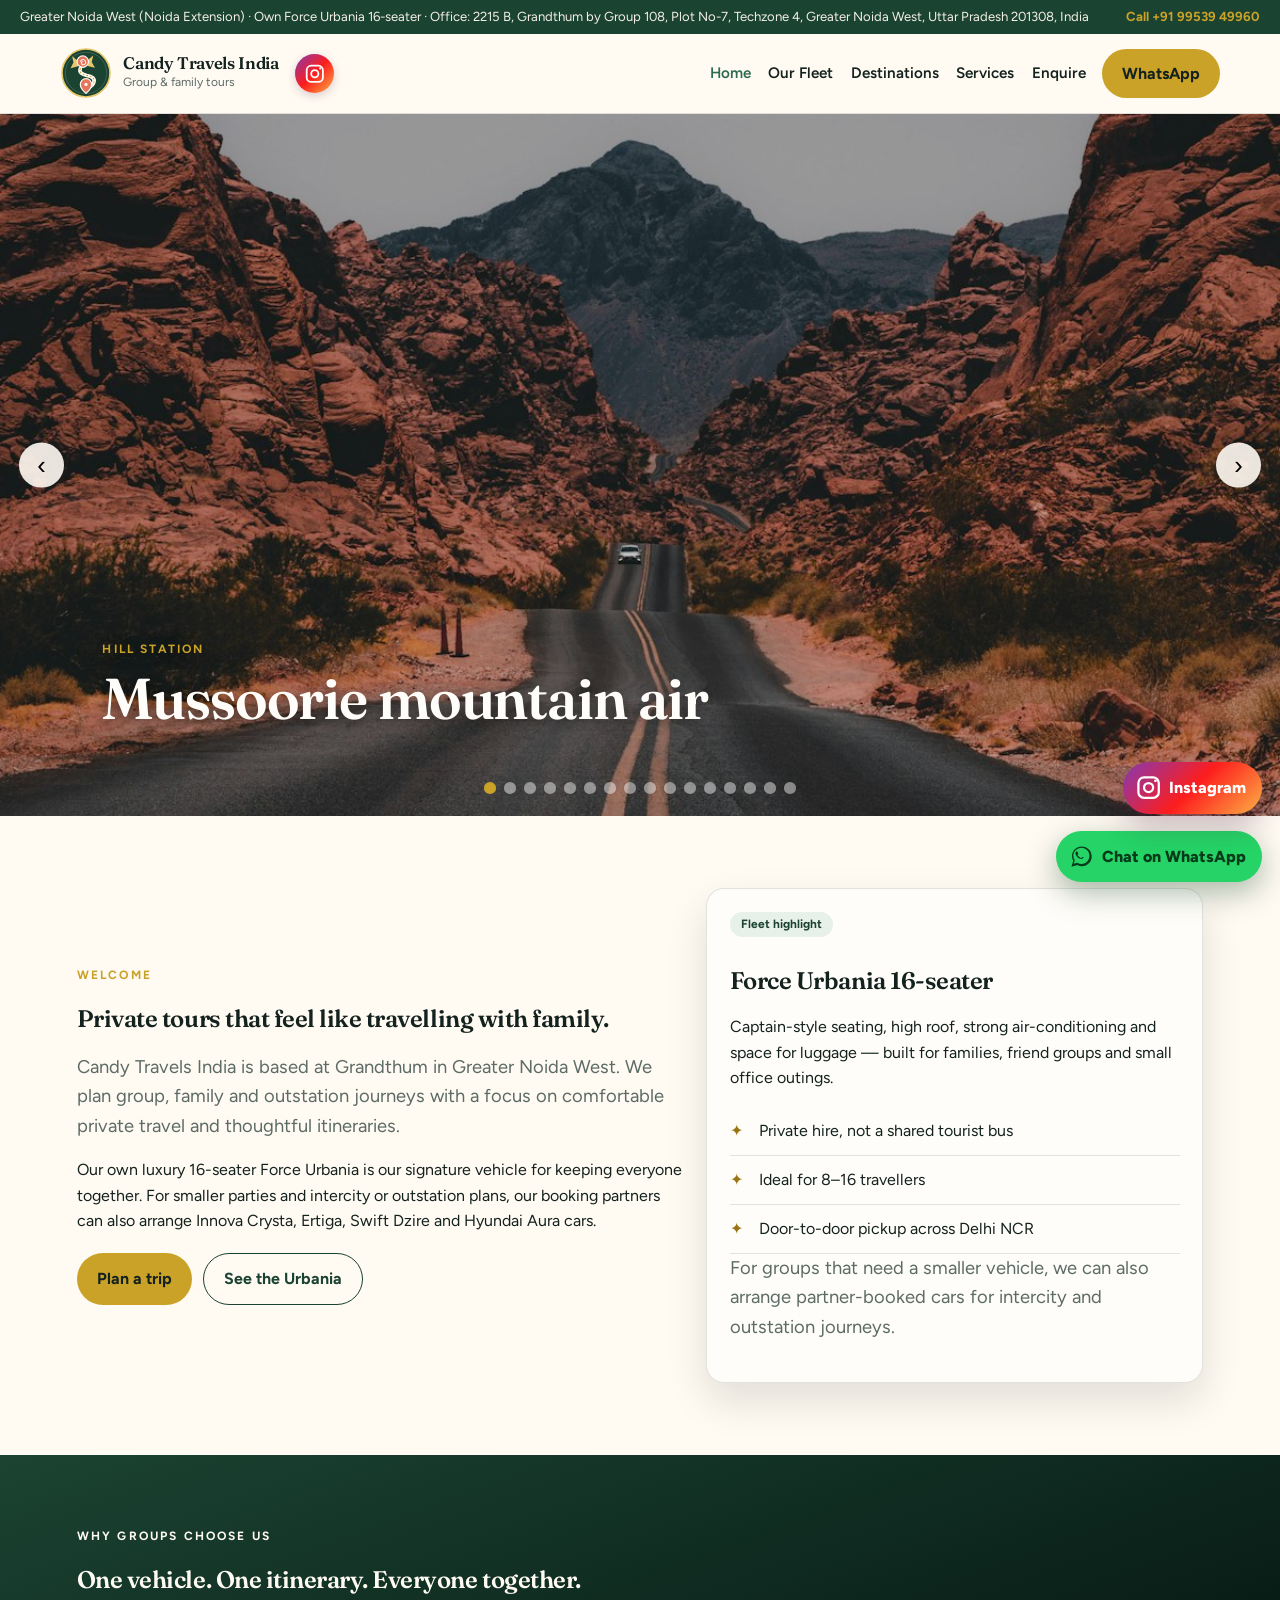
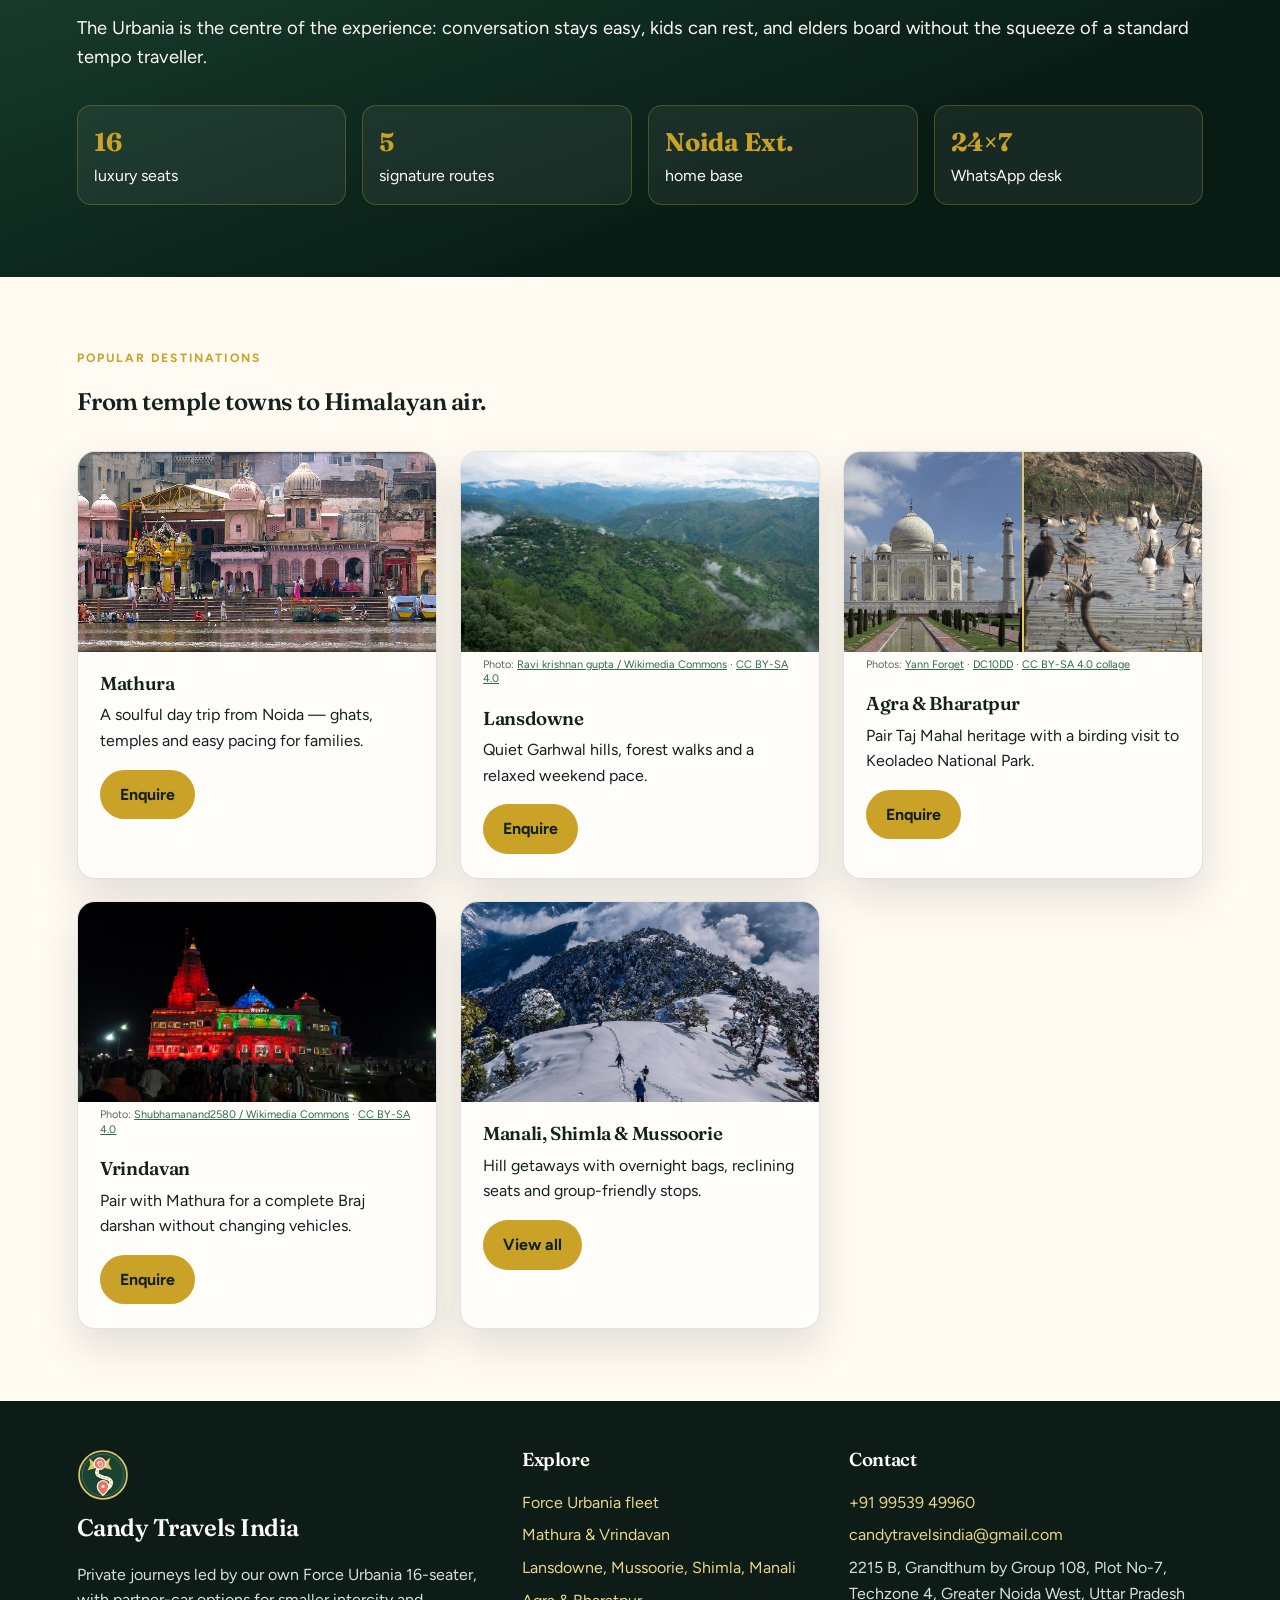
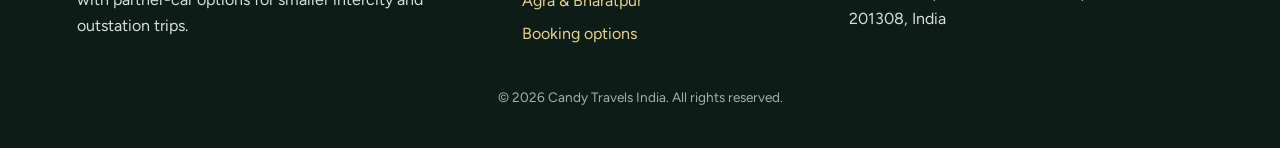
<file: index.html>
<!DOCTYPE html>
<html lang="en">
<head>
  <meta charset="UTF-8">
  <meta name="viewport" content="width=device-width, initial-scale=1">
  <title>Candy Travels India | Group & Family Tours from Greater Noida West</title>
  <meta name="description" content="Candy Travels India plans private Force Urbania group tours and partner-booked cars for trips to Mathura, Vrindavan, Lansdowne, Agra, Bharatpur and the Himalayan hills.">
  <meta name="keywords" content="Greater Noida West travel, Noida Extension tours, Force Urbania rental, Mathura Vrindavan tours, Mussoorie Shimla Manali trips, family group travel Uttar Pradesh">
  <meta name="robots" content="index, follow">
  <link rel="canonical" href="index.html">
  <link rel="icon" href="images/favicon.svg" type="image/svg+xml">
  <link rel="preconnect" href="https://fonts.googleapis.com">
  <link rel="preconnect" href="https://fonts.gstatic.com" crossorigin>
  <link href="https://fonts.googleapis.com/css2?family=Figtree:wght@400;600;700;800&family=Fraunces:opsz,wght@9..144,500;9..144,650&display=swap" rel="stylesheet">
  <link rel="stylesheet" href="css/styles.css">
</head>
<body>
  <div id="site-header"></div>
  <main id="main">
    <section class="hero-slider" id="home-slider" aria-label="Featured journeys"></section>

    <section class="section">
      <div class="section-narrow grid-2">
        <div>
          <p class="eyebrow">Welcome</p>
          <h1>Private tours that feel like travelling with family.</h1>
          <p class="lede">Candy Travels India is based at Grandthum in Greater Noida West. We plan group, family and outstation journeys with a focus on comfortable private travel and thoughtful itineraries.</p>
          <p>Our own luxury 16-seater Force Urbania is our signature vehicle for keeping everyone together. For smaller parties and intercity or outstation plans, our booking partners can also arrange Innova Crysta, Ertiga, Swift Dzire and Hyundai Aura cars.</p>
          <div class="cta-row">
            <a class="btn btn-gold" href="contact.html">Plan a trip</a>
            <a class="btn btn-outline" href="about.html">See the Urbania</a>
          </div>
        </div>
        <div class="panel">
          <p class="pill">Fleet highlight</p>
          <h2>Force Urbania 16-seater</h2>
          <p>Captain-style seating, high roof, strong air-conditioning and space for luggage — built for families, friend groups and small office outings.</p>
          <ul class="feature-list">
            <li>Private hire, not a shared tourist bus</li>
            <li>Ideal for 8–16 travellers</li>
            <li>Door-to-door pickup across Delhi NCR</li>
          </ul>
          <p class="lede">For groups that need a smaller vehicle, we can also arrange partner-booked cars for intercity and outstation journeys.</p>
        </div>
      </div>
    </section>

    <section class="section fleet-band">
      <div class="section-narrow">
        <p class="eyebrow">Why groups choose us</p>
        <h2>One vehicle. One itinerary. Everyone together.</h2>
        <p class="lede">The Urbania is the centre of the experience: conversation stays easy, kids can rest, and elders board without the squeeze of a standard tempo traveller.</p>
        <div class="stats">
          <div class="stat"><strong>16</strong> luxury seats</div>
          <div class="stat"><strong>5</strong> signature routes</div>
          <div class="stat"><strong>Noida Ext.</strong> home base</div>
          <div class="stat"><strong>24×7</strong> WhatsApp desk</div>
        </div>
      </div>
    </section>

    <section class="section">
      <div class="section-narrow">
        <div class="section-head">
          <p class="eyebrow">Popular destinations</p>
          <h2>From temple towns to Himalayan air.</h2>
        </div>
        <div class="cards">
          <article class="card">
            <img src="images/Mathura_ghats.jpg" alt="Mathura ghats along the Yamuna">
            <div class="card-body">
              <h3>Mathura</h3>
              <p>A soulful day trip from Noida — ghats, temples and easy pacing for families.</p>
              <a class="btn btn-gold" href="contact.html?destination=Mathura">Enquire</a>
            </div>
          </article>
          <article class="card">
            <img src="images/Lansdowne.jpg" alt="Lansdowne hill scenery" loading="lazy">
            <p class="photo-credit">Photo: <a href="https://commons.wikimedia.org/wiki/File:Lansdowne_Landscape.jpg" target="_blank" rel="noopener noreferrer">Ravi krishnan gupta / Wikimedia Commons</a> · <a href="https://creativecommons.org/licenses/by-sa/4.0/" target="_blank" rel="noopener noreferrer">CC BY-SA 4.0</a></p>
            <div class="card-body">
              <h3>Lansdowne</h3>
              <p>Quiet Garhwal hills, forest walks and a relaxed weekend pace.</p>
              <a class="btn btn-gold" href="contact.html?destination=Lansdowne">Enquire</a>
            </div>
          </article>
          <article class="card">
            <img src="images/Agra_Bharatpur.jpg" alt="Combined trip image featuring Agra and Bharatpur Bird Sanctuary" loading="lazy">
            <p class="photo-credit">Photos: <a href="https://commons.wikimedia.org/wiki/File:Taj_Mahal,_Agra,_India_edit2.jpg" target="_blank" rel="noopener noreferrer">Yann Forget</a> · <a href="https://commons.wikimedia.org/wiki/File:Water_Birds.jpg" target="_blank" rel="noopener noreferrer">DC10DD</a> · <a href="https://creativecommons.org/licenses/by-sa/4.0/" target="_blank" rel="noopener noreferrer">CC BY-SA 4.0 collage</a></p>
            <div class="card-body">
              <h3>Agra &amp; Bharatpur</h3>
              <p>Pair Taj Mahal heritage with a birding visit to Keoladeo National Park.</p>
              <a class="btn btn-gold" href="contact.html?destination=Agra%20%26%20Bharatpur%20Bird%20Sanctuary">Enquire</a>
            </div>
          </article>
          <article class="card">
            <img src="images/vrindavan.jpg" alt="Prem Mandir in Vrindavan">
            <p class="photo-credit">Photo: <a href="https://commons.wikimedia.org/wiki/File:Prem_mandir,_Vrindavan.jpg" target="_blank" rel="noopener noreferrer">Shubhamanand2580 / Wikimedia Commons</a> · <a href="https://creativecommons.org/licenses/by-sa/4.0/" target="_blank" rel="noopener noreferrer">CC BY-SA 4.0</a></p>
            <div class="card-body">
              <h3>Vrindavan</h3>
              <p>Pair with Mathura for a complete Braj darshan without changing vehicles.</p>
              <a class="btn btn-gold" href="contact.html?destination=Vrindavan">Enquire</a>
            </div>
          </article>
          <article class="card">
            <img src="images/manali.jpg" alt="Manali mountains">
            <div class="card-body">
              <h3>Manali, Shimla & Mussoorie</h3>
              <p>Hill getaways with overnight bags, reclining seats and group-friendly stops.</p>
              <a class="btn btn-gold" href="destinations.html">View all</a>
            </div>
          </article>
        </div>
      </div>
    </section>
  </main>
  <div id="site-footer"></div>
  <script src="js/config.js"></script>
  <script src="js/main.js"></script>
  <script src="js/slider.js"></script>
</body>
</html>
</file>
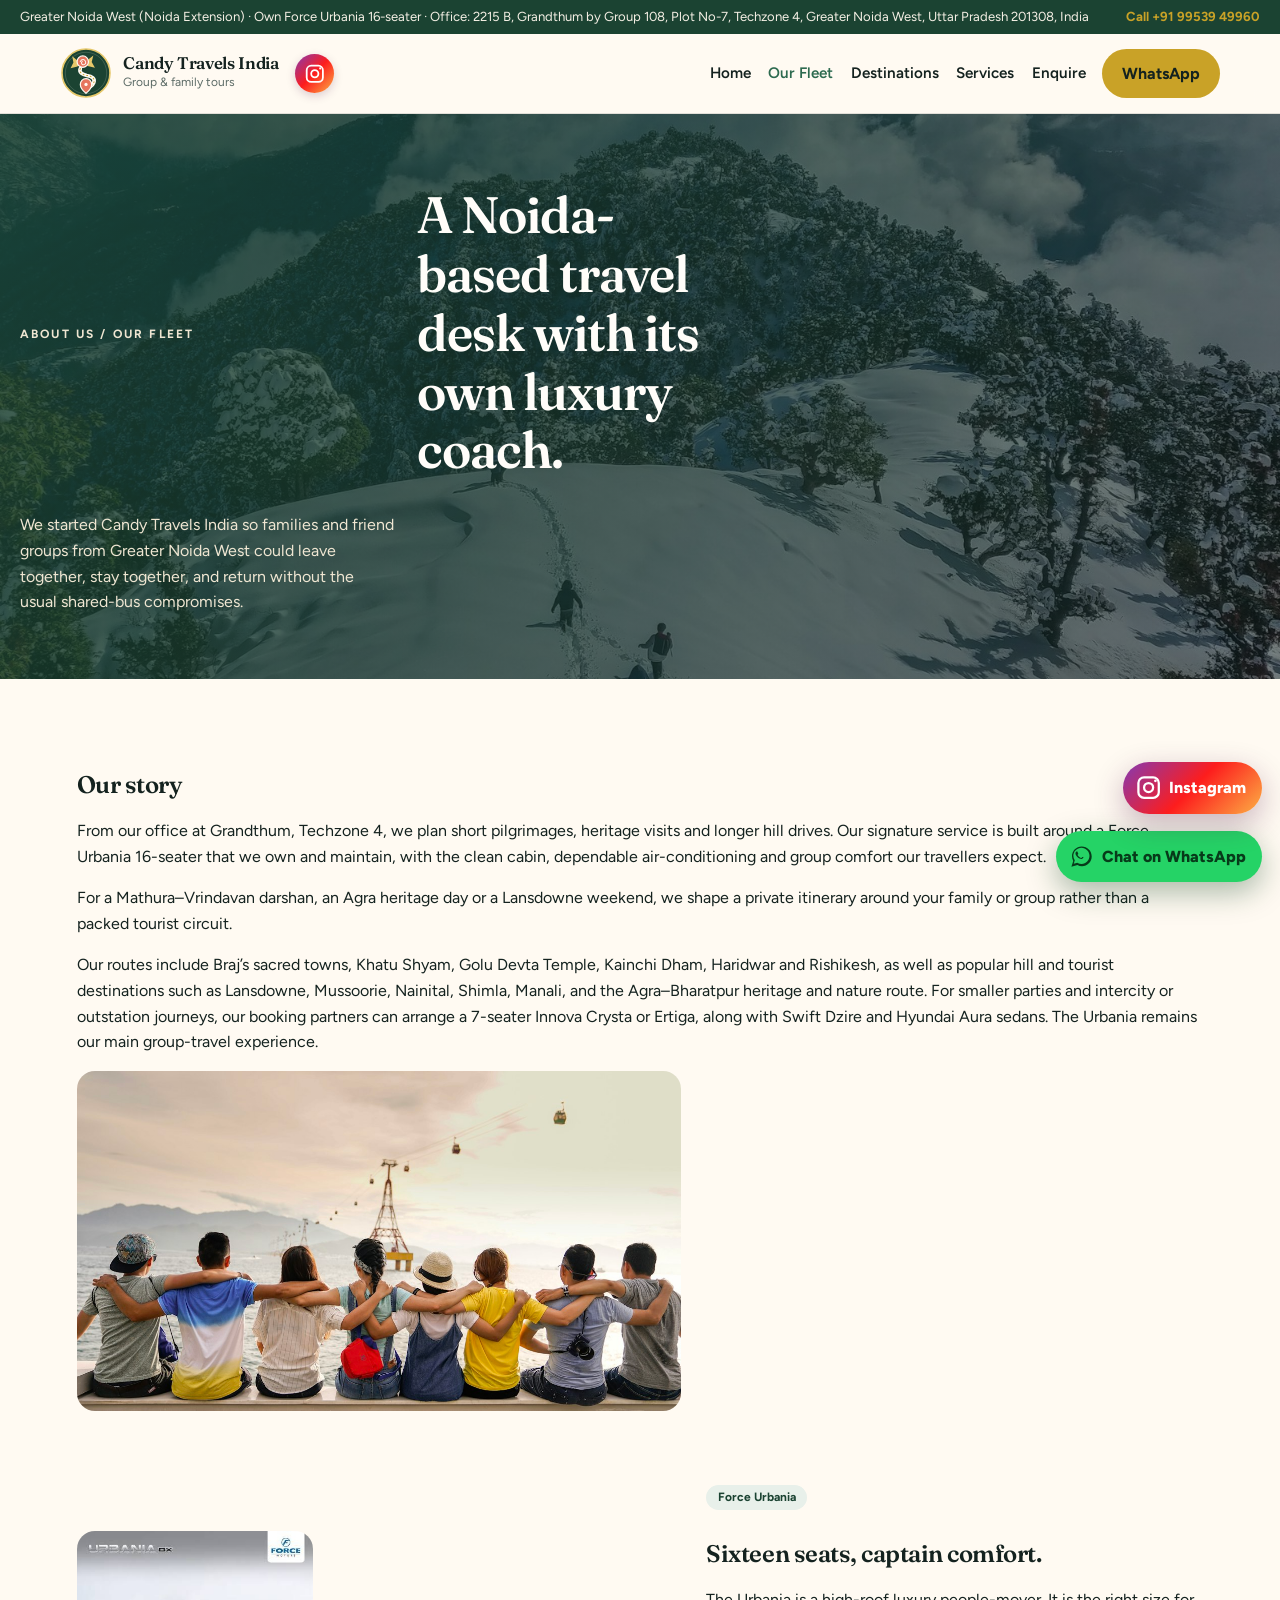
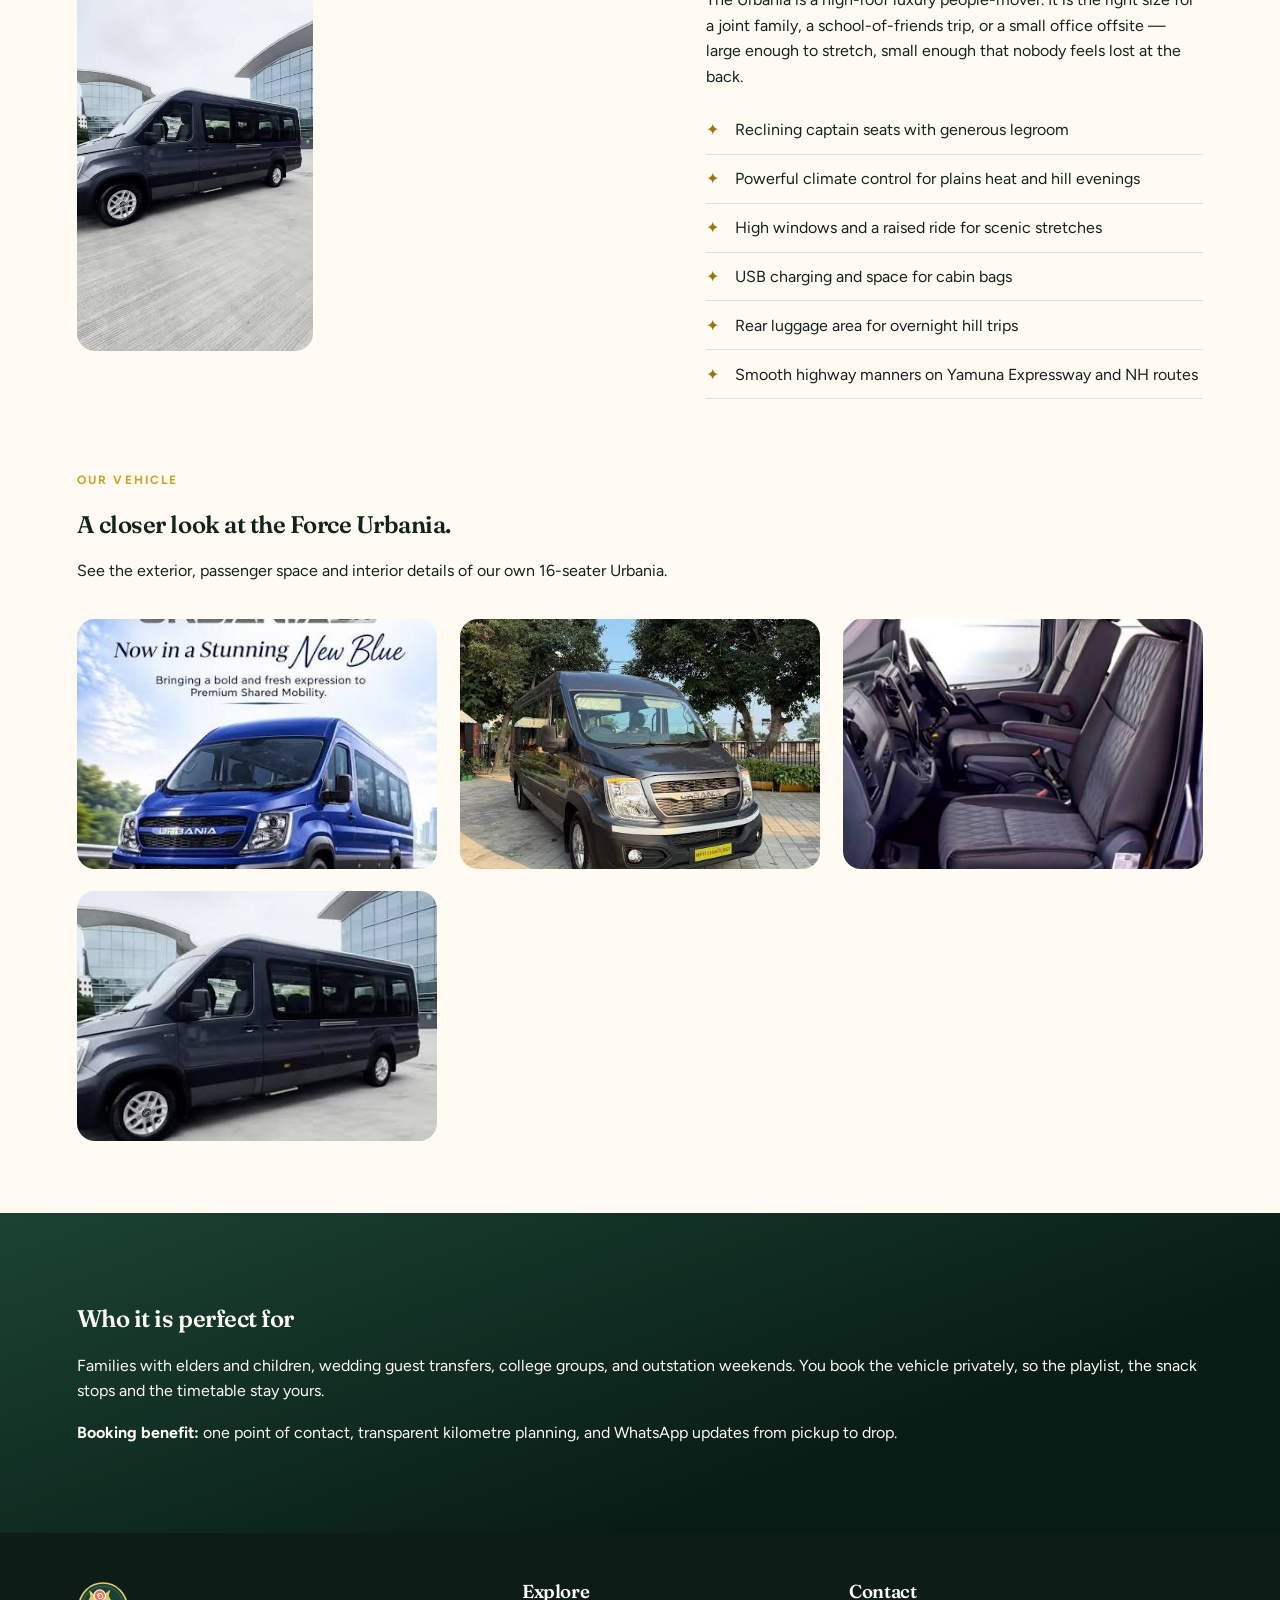
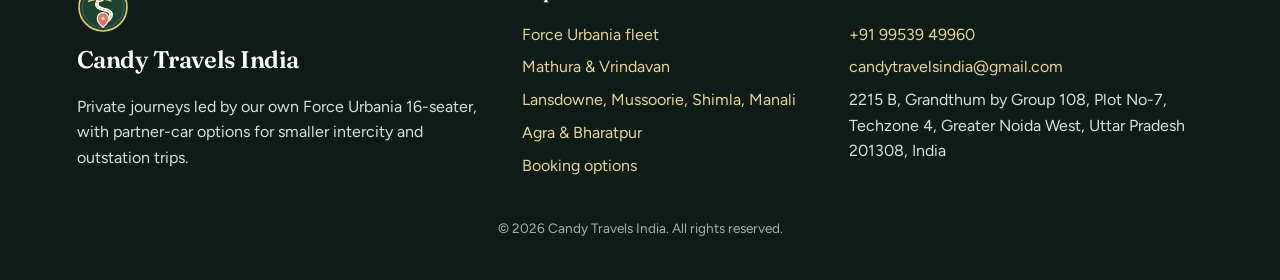
<file: about.html>
<!DOCTYPE html>
<html lang="en">
<head>
  <meta charset="UTF-8">
  <meta name="viewport" content="width=device-width, initial-scale=1">
  <title>Our Fleet | Force Urbania 16-Seater — Candy Travels India</title>
  <meta name="description" content="Meet Candy Travels India, our own Force Urbania 16-seater, and our partner-car options for smaller intercity and outstation trips from Delhi NCR.">
  <meta name="keywords" content="Force Urbania 16 seater rental Greater Noida West, luxury tempo traveller Noida Extension, family group coach Uttar Pradesh">
  <link rel="icon" href="images/favicon.svg" type="image/svg+xml">
  <link rel="preconnect" href="https://fonts.googleapis.com">
  <link rel="preconnect" href="https://fonts.gstatic.com" crossorigin>
  <link href="https://fonts.googleapis.com/css2?family=Figtree:wght@400;600;700;800&family=Fraunces:opsz,wght@9..144,500;9..144,650&display=swap" rel="stylesheet">
  <link rel="stylesheet" href="css/styles.css">
</head>
<body>
  <div id="site-header"></div>
  <main id="main">
    <header class="page-hero">
      <div class="section-narrow grid-2">
        <p class="eyebrow">About us / Our fleet</p>
        <h1>A Noida-based travel desk with its own luxury coach.</h1>
        <p>We started Candy Travels India so families and friend groups from Greater Noida West could leave together, stay together, and return without the usual shared-bus compromises.</p>
      </div>
    </header>

    <section class="section">
      <div class="section-narrow">
        <div>
          <h2>Our story</h2>
          <p>From our office at Grandthum, Techzone 4, we plan short pilgrimages, heritage visits and longer hill drives. Our signature service is built around a Force Urbania 16-seater that we own and maintain, with the clean cabin, dependable air-conditioning and group comfort our travellers expect.</p>
          <p>For a Mathura–Vrindavan darshan, an Agra heritage day or a Lansdowne weekend, we shape a private itinerary around your family or group rather than a packed tourist circuit.</p>
          <p>Our routes include Braj’s sacred towns, Khatu Shyam, Golu Devta Temple, Kainchi Dham, Haridwar and Rishikesh, as well as popular hill and tourist destinations such as Lansdowne, Mussoorie, Nainital, Shimla, Manali, and the Agra–Bharatpur heritage and nature route. For smaller parties and intercity or outstation journeys, our booking partners can arrange a 7-seater Innova Crysta or Ertiga, along with Swift Dzire and Hyundai Aura sedans. The Urbania remains our main group-travel experience.</p>
        </div>
        <img src="images/group.jpg" alt="Friends travelling together" style="border-radius:18px;height:340px;object-fit:cover;">
      </div>
    </section>

    <section class="section" style="padding-top:0;">
      <div class="section-narrow grid-2">
        <img src="images/Urbania_image_3.jpg" alt="Candy Travels India Force Urbania" style="border-radius:18px;height:420px;object-fit:cover;">
        <div>
          <p class="pill">Force Urbania</p>
          <h2>Sixteen seats, captain comfort.</h2>
          <p>The Urbania is a high-roof luxury people-mover. It is the right size for a joint family, a school-of-friends trip, or a small office offsite — large enough to stretch, small enough that nobody feels lost at the back.</p>
          <ul class="feature-list">
            <li>Reclining captain seats with generous legroom</li>
            <li>Powerful climate control for plains heat and hill evenings</li>
            <li>High windows and a raised ride for scenic stretches</li>
            <li>USB charging and space for cabin bags</li>
            <li>Rear luggage area for overnight hill trips</li>
            <li>Smooth highway manners on Yamuna Expressway and NH routes</li>
          </ul>
        </div>
      </div>
    </section>

    <section class="section" style="padding-top:0;">
      <div class="section-narrow">
        <div class="section-head">
          <p class="eyebrow">Our vehicle</p>
          <h2>A closer look at the Force Urbania.</h2>
          <p>See the exterior, passenger space and interior details of our own 16-seater Urbania.</p>
        </div>
        <div class="grid-3 urbania-gallery" aria-label="Candy Travels Force Urbania photo gallery">
          <img src="images/Urbania_image_1.jpg" alt="Exterior view of the Candy Travels Force Urbania" loading="lazy">
          <img src="images/Urbania_image_2.jpg" alt="Candy Travels Force Urbania on the road" loading="lazy">
          <img src="images/Urbania_image_interior_1.JPG" alt="Passenger interior of the Force Urbania" loading="lazy">
          <img src="images/Urbania_image_3.jpg" alt="Front exterior view of the Candy Travels Force Urbania" loading="lazy">
        </div>
      </div>
    </section>

    <section class="section fleet-band">
      <div class="section-narrow">
        <div>
          <h2>Who it is perfect for</h2>
          <p>Families with elders and children, wedding guest transfers, college groups, and outstation weekends. You book the vehicle privately, so the playlist, the snack stops and the timetable stay yours.</p>
          <p><strong>Booking benefit:</strong> one point of contact, transparent kilometre planning, and WhatsApp updates from pickup to drop.</p>
        </div>
      </div>
    </section>
  </main>
  <div id="site-footer"></div>
  <script src="js/config.js"></script>
  <script src="js/main.js"></script>
</body>
</html>
</file>
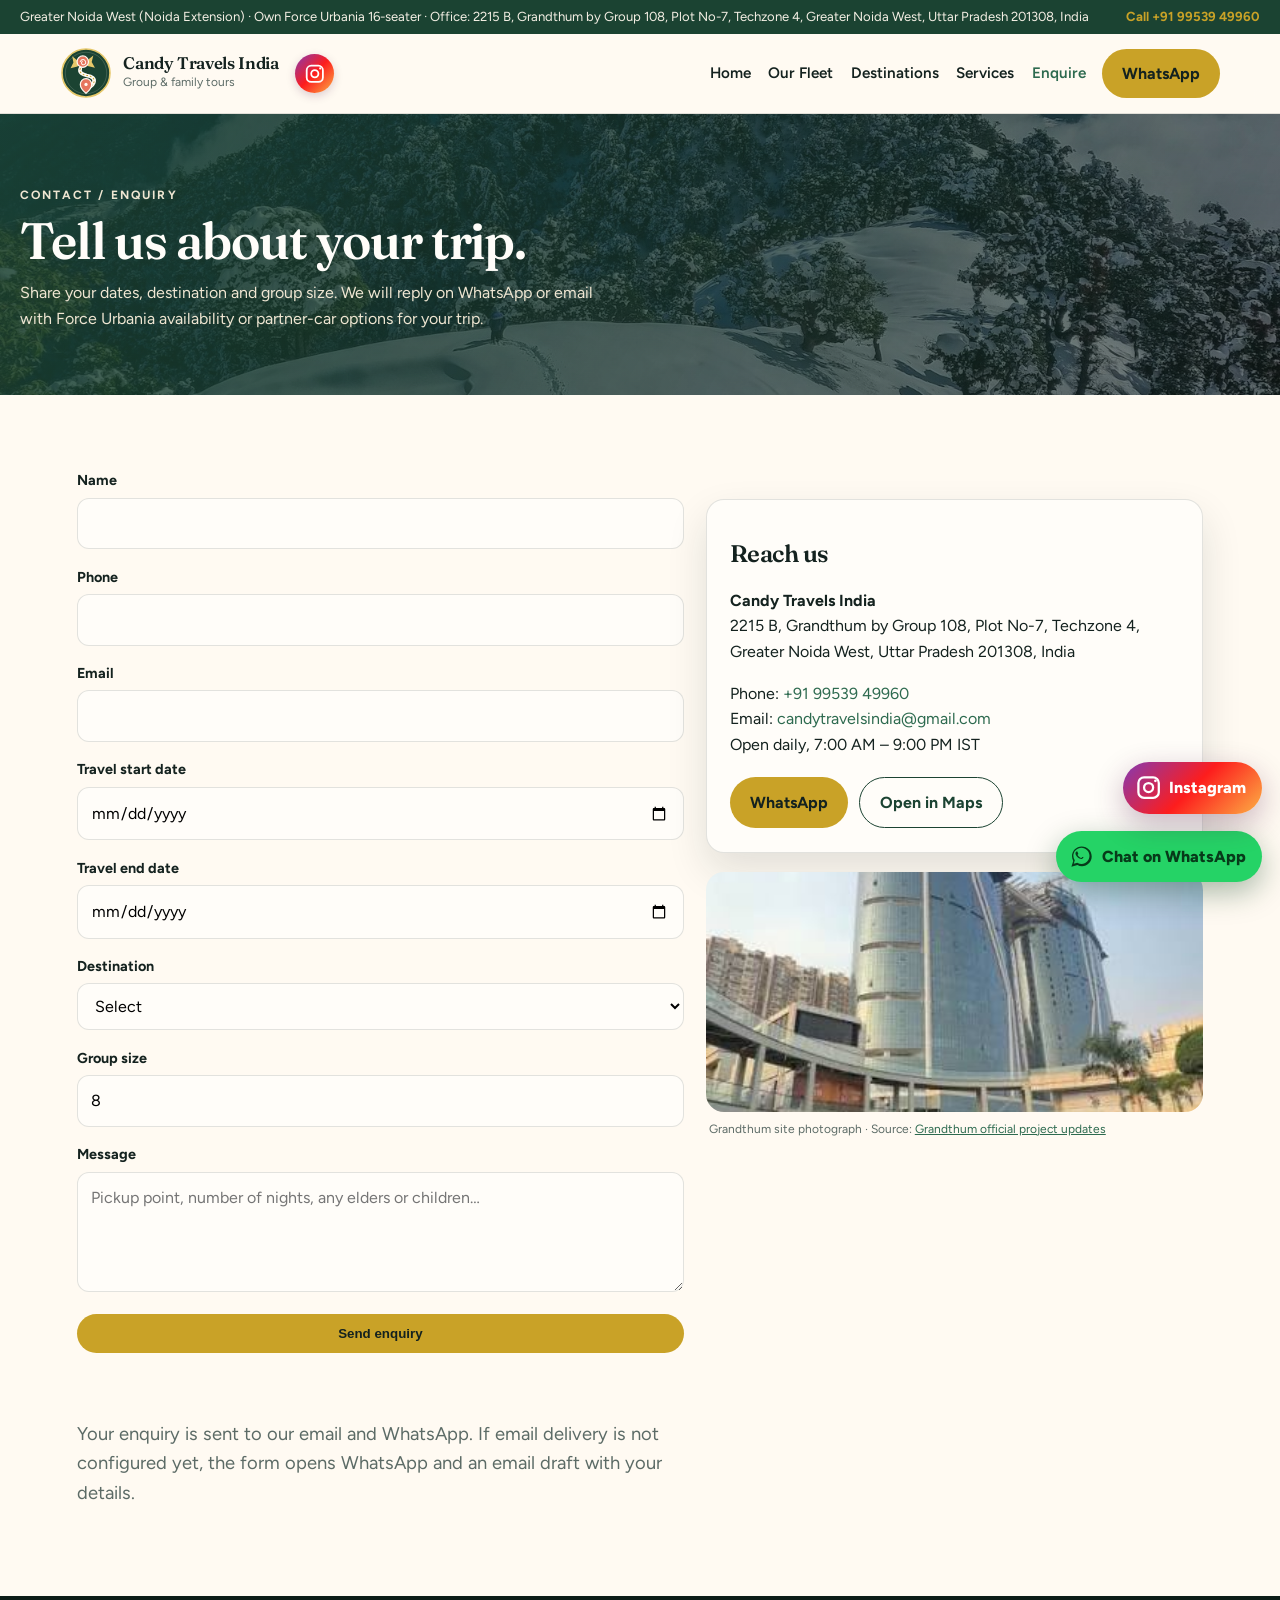
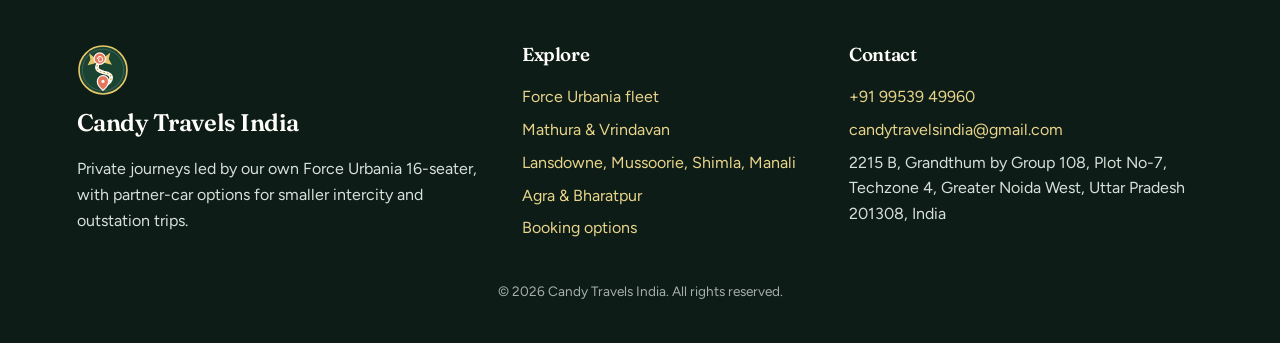
<file: contact.html>
<!DOCTYPE html>
<html lang="en">
<head>
  <meta charset="UTF-8">
  <meta name="viewport" content="width=device-width, initial-scale=1">
  <title>Contact & Enquiry | Candy Travels India, Greater Noida West</title>
  <meta name="description" content="Enquire with Candy Travels India for Force Urbania group tours or partner-booked cars. Address: Grandthum, Techzone 4, Greater Noida West.">
  <meta name="keywords" content="Candy Travels India contact, Grandthum Techzone 4 travel, Greater Noida West Force Urbania booking">
  <link rel="icon" href="images/favicon.svg" type="image/svg+xml">
  <link rel="preconnect" href="https://fonts.googleapis.com">
  <link rel="preconnect" href="https://fonts.gstatic.com" crossorigin>
  <link href="https://fonts.googleapis.com/css2?family=Figtree:wght@400;600;700;800&family=Fraunces:opsz,wght@9..144,500;9..144,650&display=swap" rel="stylesheet">
  <link rel="stylesheet" href="css/styles.css">
</head>
<body>
  <div id="site-header"></div>
  <main id="main">
    <header class="page-hero">
      <div class="section-narrow">
        <p class="eyebrow">Contact / Enquiry</p>
        <h1>Tell us about your trip.</h1>
        <p>Share your dates, destination and group size. We will reply on WhatsApp or email with Force Urbania availability or partner-car options for your trip.</p>
      </div>
    </header>

    <section class="section">
      <div class="section-narrow grid-2">
        <form id="enquiry-form" novalidate>
          <div>
            <label for="name">Name</label>
            <input id="name" name="name" autocomplete="name" required>
          </div>
          <div>
            <label for="phone">Phone</label>
            <input id="phone" name="phone" type="tel" inputmode="numeric" autocomplete="tel" pattern="[0-9]{10}" maxlength="10" minlength="10" title="Enter exactly 10 digits" required>
          </div>
          <div>
            <label for="email">Email</label>
            <input id="email" name="email" type="email" autocomplete="email" required>
          </div>
          <div>
            <label for="travel_start_date">Travel start date</label>
            <input id="travel_start_date" name="travel_start_date" type="date" required>
          </div>
          <div>
            <label for="travel_end_date">Travel end date</label>
            <input id="travel_end_date" name="travel_end_date" type="date" required>
          </div>
          <div>
            <label for="destination">Destination</label>
            <select id="destination" name="destination" required>
              <option value="">Select</option>
              <option>Mathura</option>
              <option>Vrindavan</option>
              <option>Mathura &amp; Vrindavan</option>
              <option>Mathura Vrindavan</option>
              <option>Mussoorie</option>
              <option>Shimla</option>
              <option>Manali</option>
              <option>Golu Devta Temple</option>
              <option>Kainchi Dham Mandir</option>
              <option>Khatu Shyam</option>
              <option>Haridwar</option>
              <option>Rishikesh</option>
              <option>Agra</option>
              <option>Bharatpur Bird Sanctuary</option>
              <option>Agra &amp; Bharatpur Bird Sanctuary</option>
              <option>Nainital</option>
              <option>Lansdowne</option>
              <option>Other outstation</option>
            </select>
          </div>
          <div>
            <label for="group_size">Group size</label>
            <input id="group_size" name="group_size" type="number" min="1" max="16" value="8" required>
          </div>
          <div>
            <label for="message">Message</label>
            <textarea id="message" name="message" placeholder="Pickup point, number of nights, any elders or children…"></textarea>
          </div>
          <button class="btn btn-gold" type="submit">Send enquiry</button>
          <p id="form-status" class="form-status" role="status"></p>
          <p class="lede">Your enquiry is sent to our email and WhatsApp. If email delivery is not configured yet, the form opens WhatsApp and an email draft with your details.</p>
        </form>

        <aside>
          <div class="panel">
            <h2>Reach us</h2>
            <p><strong data-config="companyName"></strong><br>
              <span data-config="address"></span></p>
            <p>Phone: <a data-href="tel"><span data-config="phoneDisplay"></span></a><br>
              Email: <a data-href="mail"><span data-config="email"></span></a><br>
              <span data-config="hours"></span></p>
            <div class="cta-row">
              <a class="btn btn-gold" data-href="whatsapp">WhatsApp</a>
              <a class="btn btn-outline" data-href="maps">Open in Maps</a>
            </div>
          </div>
          <figure class="office-photo">
            <img src="images/Grandthum-site.jpg" alt="Grandthum commercial towers under construction in Greater Noida West" loading="lazy">
            <figcaption>Grandthum site photograph · Source: <a href="https://www.grandthum.com/project-information.php" target="_blank" rel="noopener noreferrer">Grandthum official project updates</a></figcaption>
          </figure>
          <iframe class="map-frame" data-map-embed title="Candy Travels India office map" loading="lazy" referrerpolicy="no-referrer-when-downgrade"></iframe>
        </aside>
      </div>
    </section>
  </main>
  <div id="site-footer"></div>
  <script src="js/config.js"></script>
  <script src="js/main.js"></script>
</body>
</html>
</file>
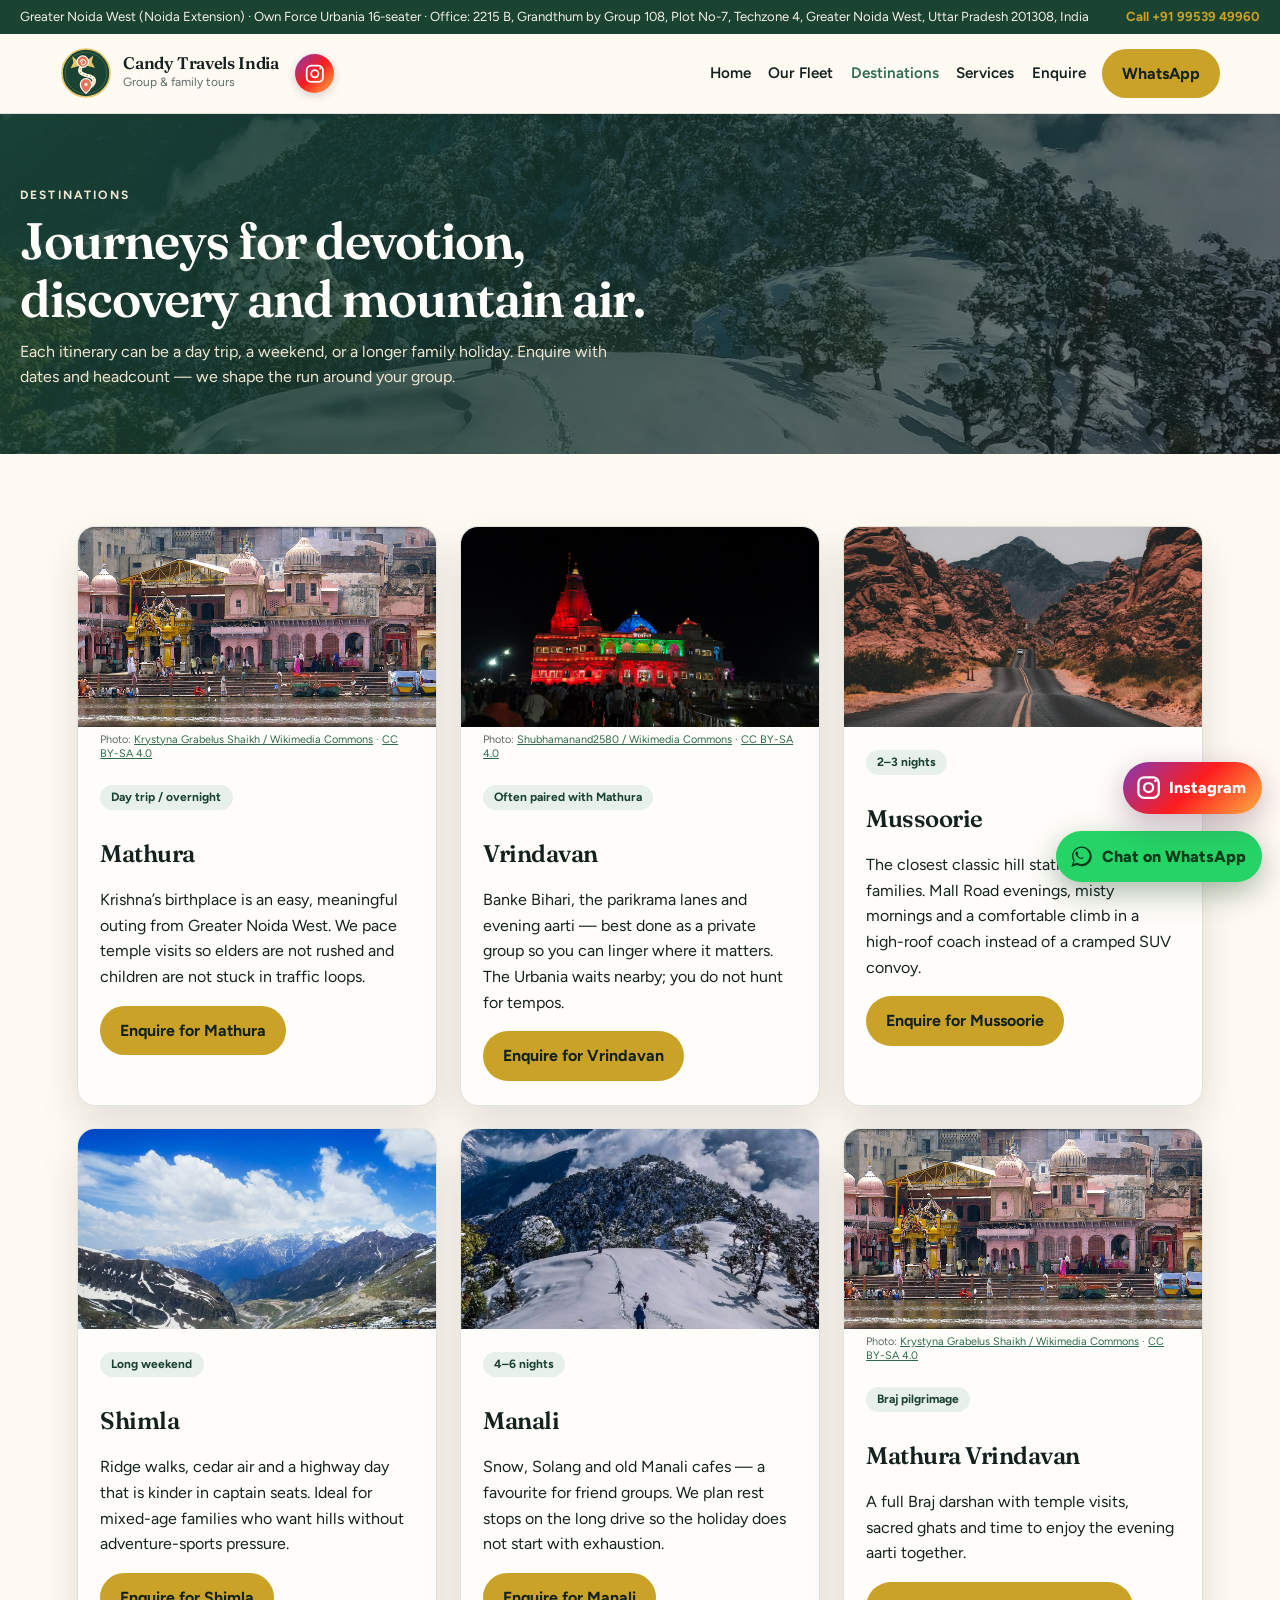
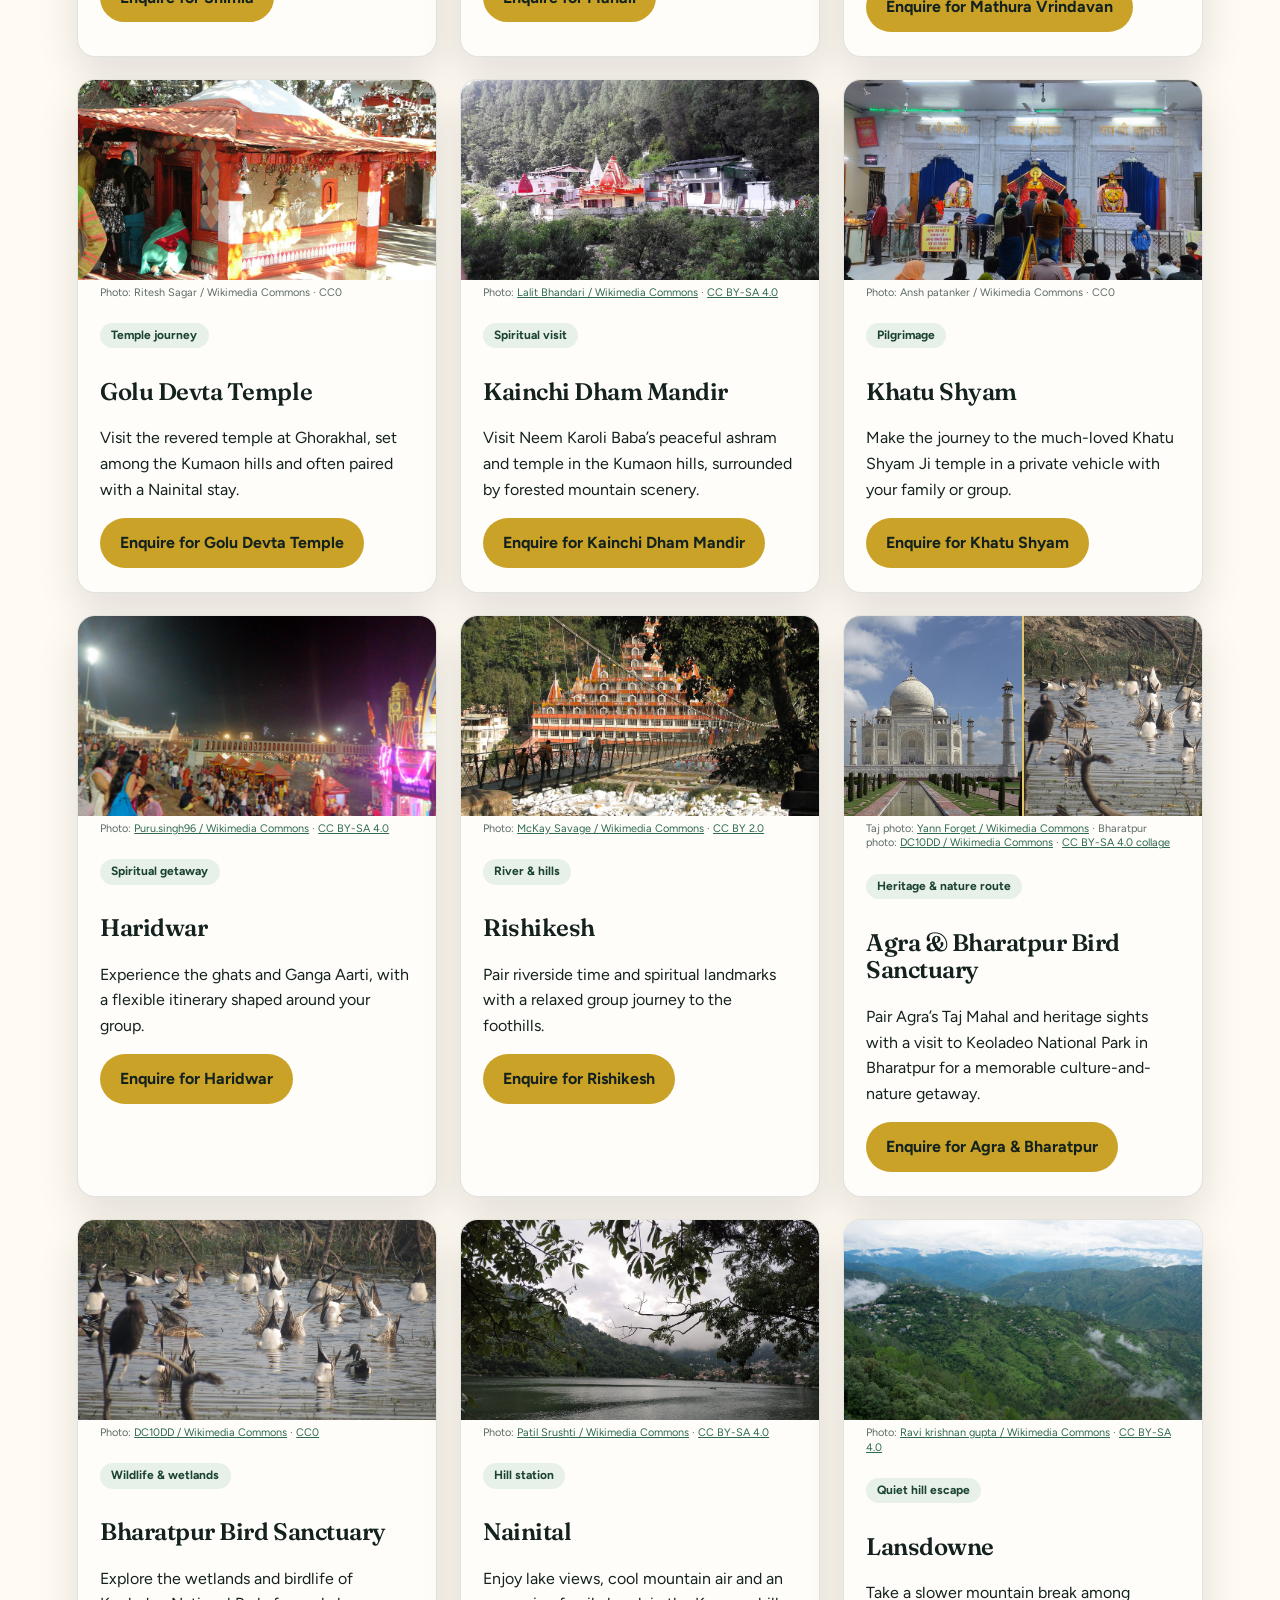
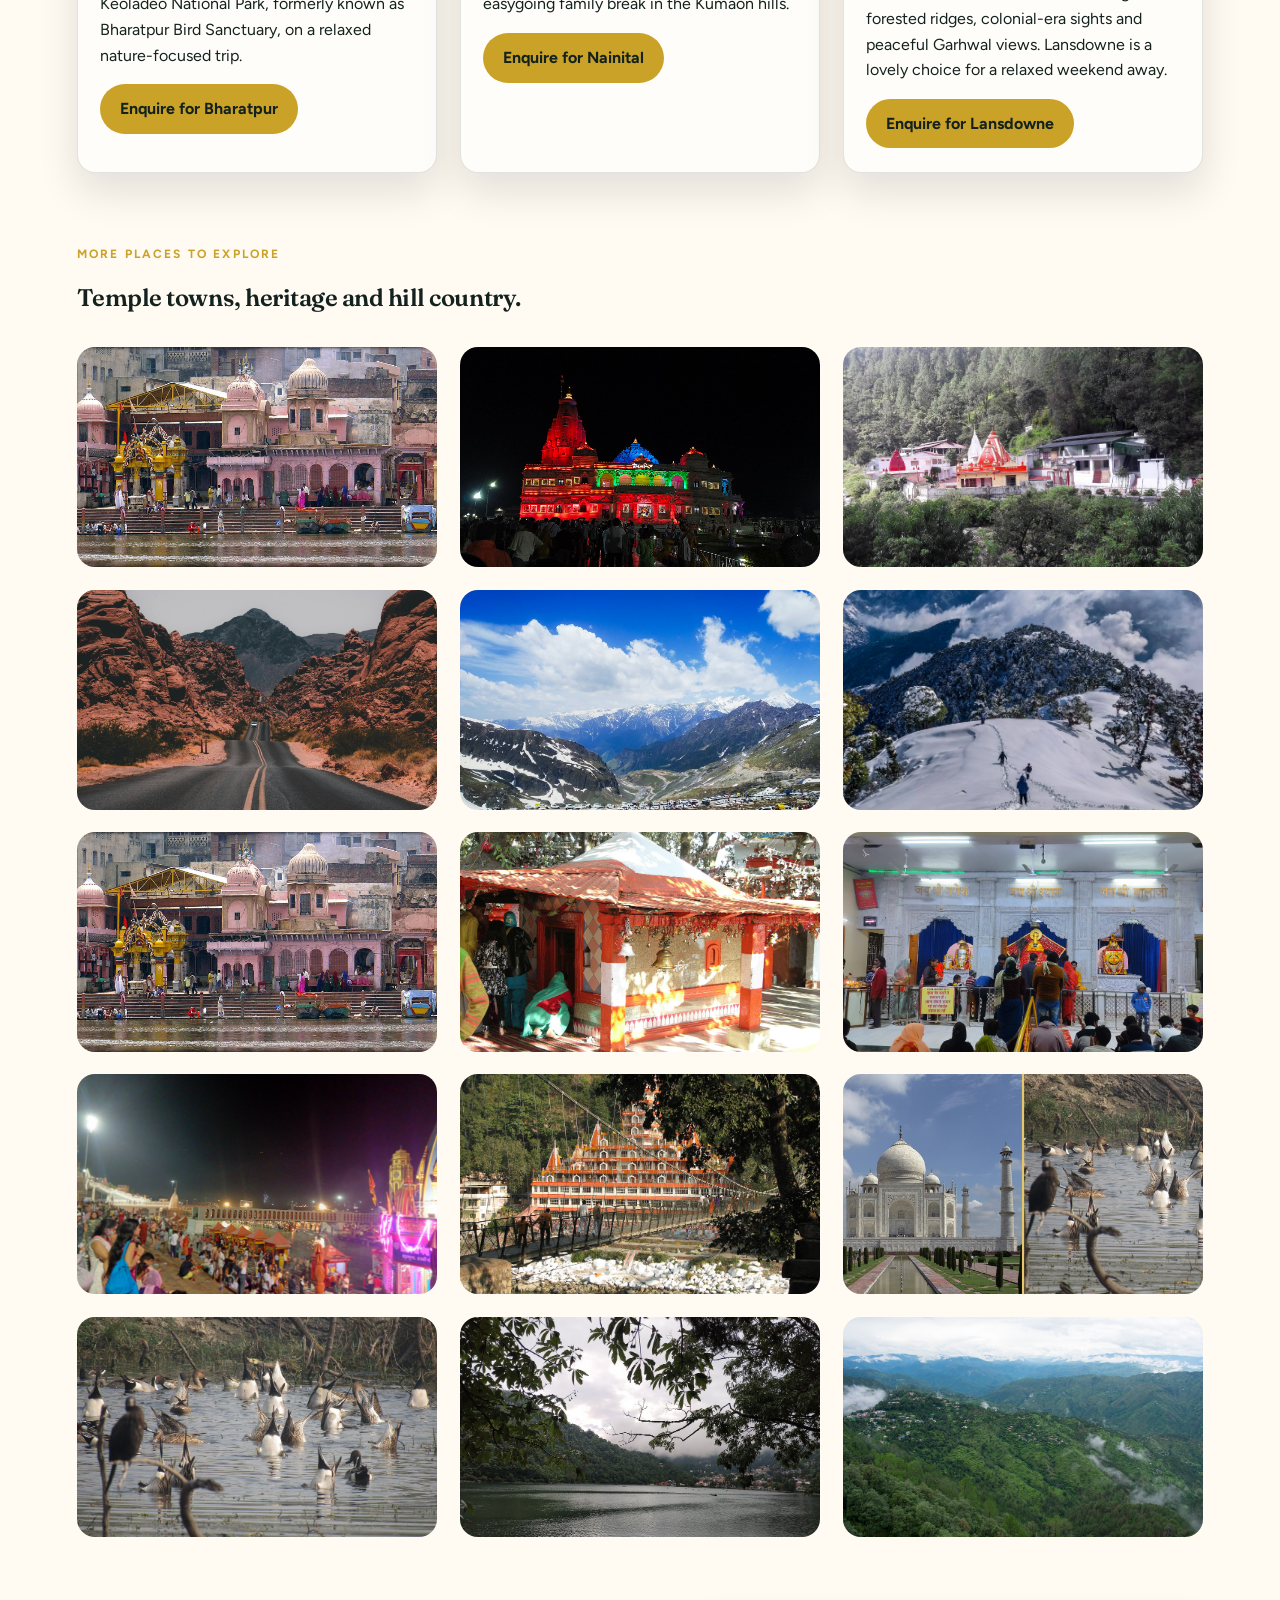
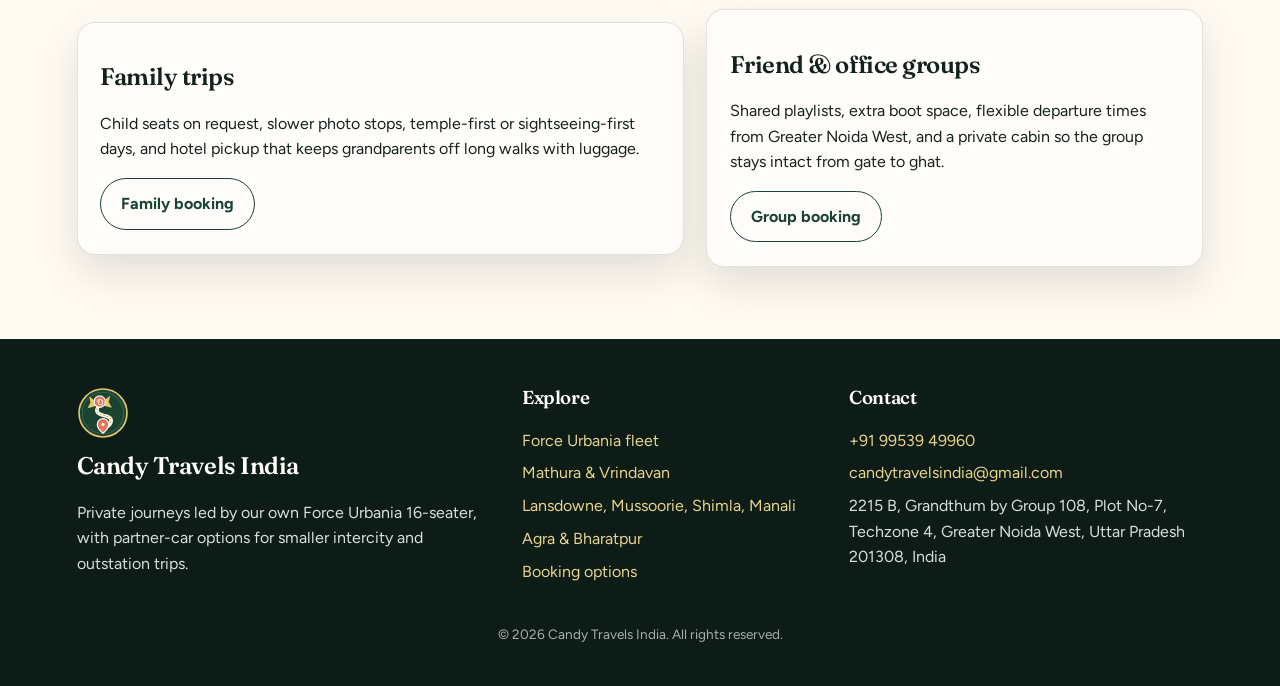
<file: destinations.html>
<!DOCTYPE html>
<html lang="en">
<head>
  <meta charset="UTF-8">
  <meta name="viewport" content="width=device-width, initial-scale=1">
  <title>Destinations | Delhi NCR Spiritual, Heritage & Hill Trips</title>
  <meta name="description" content="Explore Mathura, Vrindavan, Khatu Shyam, Kainchi Dham, the Agra and Bharatpur route, Lansdowne and Himalayan hill getaways with Candy Travels India.">
  <meta name="keywords" content="Mathura tour from Noida, Vrindavan family trip, Mussoorie group tour, Shimla Manali package Greater Noida West">
  <link rel="icon" href="images/favicon.svg" type="image/svg+xml">
  <link rel="preconnect" href="https://fonts.googleapis.com">
  <link rel="preconnect" href="https://fonts.gstatic.com" crossorigin>
  <link href="https://fonts.googleapis.com/css2?family=Figtree:wght@400;600;700;800&family=Fraunces:opsz,wght@9..144,500;9..144,650&display=swap" rel="stylesheet">
  <link rel="stylesheet" href="css/styles.css">
</head>
<body>
  <div id="site-header"></div>
  <main id="main">
    <header class="page-hero">
      <div class="section-narrow">
        <p class="eyebrow">Destinations</p>
        <h1>Journeys for devotion, discovery and mountain air.</h1>
        <p>Each itinerary can be a day trip, a weekend, or a longer family holiday. Enquire with dates and headcount — we shape the run around your group.</p>
      </div>
    </header>

    <section class="section">
      <div class="section-narrow cards">
        <article class="card">
          <img src="images/Mathura_ghats.jpg" alt="Mathura ghats along the Yamuna">
          <p class="photo-credit">Photo: <a href="https://commons.wikimedia.org/wiki/File:Ghats_in_Mathura,_India.jpg" target="_blank" rel="noopener noreferrer">Krystyna Grabelus Shaikh / Wikimedia Commons</a> · <a href="https://creativecommons.org/licenses/by-sa/4.0/" target="_blank" rel="noopener noreferrer">CC BY-SA 4.0</a></p>
          <div class="card-body">
            <p class="pill">Day trip / overnight</p>
            <h2>Mathura</h2>
            <p>Krishna’s birthplace is an easy, meaningful outing from Greater Noida West. We pace temple visits so elders are not rushed and children are not stuck in traffic loops.</p>
            <a class="btn btn-gold" href="contact.html?destination=Mathura">Enquire for Mathura</a>
          </div>
        </article>
        <article class="card">
          <img src="images/vrindavan.jpg" alt="Prem Mandir in Vrindavan">
          <p class="photo-credit">Photo: <a href="https://commons.wikimedia.org/wiki/File:Prem_mandir,_Vrindavan.jpg" target="_blank" rel="noopener noreferrer">Shubhamanand2580 / Wikimedia Commons</a> · <a href="https://creativecommons.org/licenses/by-sa/4.0/" target="_blank" rel="noopener noreferrer">CC BY-SA 4.0</a></p>
          <div class="card-body">
            <p class="pill">Often paired with Mathura</p>
            <h2>Vrindavan</h2>
            <p>Banke Bihari, the parikrama lanes and evening aarti — best done as a private group so you can linger where it matters. The Urbania waits nearby; you do not hunt for tempos.</p>
            <a class="btn btn-gold" href="contact.html?destination=Vrindavan">Enquire for Vrindavan</a>
          </div>
        </article>
        <article class="card">
          <img src="images/mussoorie.jpg" alt="Mussoorie hills">
          <div class="card-body">
            <p class="pill">2–3 nights</p>
            <h2>Mussoorie</h2>
            <p>The closest classic hill station feel for NCR families. Mall Road evenings, misty mornings and a comfortable climb in a high-roof coach instead of a cramped SUV convoy.</p>
            <a class="btn btn-gold" href="contact.html?destination=Mussoorie">Enquire for Mussoorie</a>
          </div>
        </article>
        <article class="card">
          <img src="images/shimla.jpg" alt="Shimla">
          <div class="card-body">
            <p class="pill">Long weekend</p>
            <h2>Shimla</h2>
            <p>Ridge walks, cedar air and a highway day that is kinder in captain seats. Ideal for mixed-age families who want hills without adventure-sports pressure.</p>
            <a class="btn btn-gold" href="contact.html?destination=Shimla">Enquire for Shimla</a>
          </div>
        </article>
        <article class="card">
          <img src="images/manali.jpg" alt="Manali">
          <div class="card-body">
            <p class="pill">4–6 nights</p>
            <h2>Manali</h2>
            <p>Snow, Solang and old Manali cafes — a favourite for friend groups. We plan rest stops on the long drive so the holiday does not start with exhaustion.</p>
            <a class="btn btn-gold" href="contact.html?destination=Manali">Enquire for Manali</a>
          </div>
        </article>
        <article class="card">
          <img src="images/Mathura_Vrindavan.jpg" alt="Mathura and Vrindavan temples">
          <p class="photo-credit">Photo: <a href="https://commons.wikimedia.org/wiki/File:Ghats_in_Mathura,_India.jpg" target="_blank" rel="noopener noreferrer">Krystyna Grabelus Shaikh / Wikimedia Commons</a> · <a href="https://creativecommons.org/licenses/by-sa/4.0/" target="_blank" rel="noopener noreferrer">CC BY-SA 4.0</a></p>
          <div class="card-body"><p class="pill">Braj pilgrimage</p><h2>Mathura Vrindavan</h2><p>A full Braj darshan with temple visits, sacred ghats and time to enjoy the evening aarti together.</p><a class="btn btn-gold" href="contact.html?destination=Mathura%20Vrindavan">Enquire for Mathura Vrindavan</a></div>
        </article>
        <article class="card">
          <img src="images/Golu_Devta_Temple.jpg" alt="Golu Devta Temple in Uttarakhand">
          <p class="photo-credit">Photo: Ritesh Sagar / Wikimedia Commons · CC0</p>
          <div class="card-body"><p class="pill">Temple journey</p><h2>Golu Devta Temple</h2><p>Visit the revered temple at Ghorakhal, set among the Kumaon hills and often paired with a Nainital stay.</p><a class="btn btn-gold" href="contact.html?destination=Golu%20Devta%20Temple">Enquire for Golu Devta Temple</a></div>
        </article>
        <article class="card">
          <img src="images/Kainchi_Dham.jpg" alt="Kainchi Dham temple in Uttarakhand">
          <p class="photo-credit">Photo: <a href="https://commons.wikimedia.org/wiki/File:Kaichi_dham.jpg" target="_blank" rel="noopener noreferrer">Lalit Bhandari / Wikimedia Commons</a> · <a href="https://creativecommons.org/licenses/by-sa/4.0/" target="_blank" rel="noopener noreferrer">CC BY-SA 4.0</a></p>
          <div class="card-body"><p class="pill">Spiritual visit</p><h2>Kainchi Dham Mandir</h2><p>Visit Neem Karoli Baba’s peaceful ashram and temple in the Kumaon hills, surrounded by forested mountain scenery.</p><a class="btn btn-gold" href="contact.html?destination=Kainchi%20Dham%20Mandir">Enquire for Kainchi Dham Mandir</a></div>
        </article>
        <article class="card">
          <img src="images/Khatu_Shyam.jpg" alt="Khatu Shyam Ji temple">
          <p class="photo-credit">Photo: Ansh patanker / Wikimedia Commons · CC0</p>
          <div class="card-body"><p class="pill">Pilgrimage</p><h2>Khatu Shyam</h2><p>Make the journey to the much-loved Khatu Shyam Ji temple in a private vehicle with your family or group.</p><a class="btn btn-gold" href="contact.html?destination=Khatu%20Shyam">Enquire for Khatu Shyam</a></div>
        </article>
        <article class="card">
          <img src="images/Haridwar.jpg" alt="Haridwar Ganga ghat">
          <p class="photo-credit">Photo: <a href="https://commons.wikimedia.org/wiki/File:Har_ki_Pauri,_Haridwar,_India.jpg" target="_blank" rel="noopener noreferrer">Puru.singh96 / Wikimedia Commons</a> · <a href="https://creativecommons.org/licenses/by-sa/4.0/" target="_blank" rel="noopener noreferrer">CC BY-SA 4.0</a></p>
          <div class="card-body"><p class="pill">Spiritual getaway</p><h2>Haridwar</h2><p>Experience the ghats and Ganga Aarti, with a flexible itinerary shaped around your group.</p><a class="btn btn-gold" href="contact.html?destination=Haridwar">Enquire for Haridwar</a></div>
        </article>
        <article class="card">
          <img src="images/Rishikesh.jpg" alt="Rishikesh by the Ganges">
          <p class="photo-credit">Photo: <a href="https://commons.wikimedia.org/wiki/File:Rishikesh,_Lakshman_Jhula.jpg" target="_blank" rel="noopener noreferrer">McKay Savage / Wikimedia Commons</a> · <a href="https://creativecommons.org/licenses/by/2.0/" target="_blank" rel="noopener noreferrer">CC BY 2.0</a></p>
          <div class="card-body"><p class="pill">River &amp; hills</p><h2>Rishikesh</h2><p>Pair riverside time and spiritual landmarks with a relaxed group journey to the foothills.</p><a class="btn btn-gold" href="contact.html?destination=Rishikesh">Enquire for Rishikesh</a></div>
        </article>
        <article class="card">
          <img src="images/Agra_Bharatpur.jpg" alt="A combined Agra and Bharatpur trip image showing the Taj Mahal and sanctuary birds">
          <p class="photo-credit">Taj photo: <a href="https://commons.wikimedia.org/wiki/File:Taj_Mahal,_Agra,_India_edit2.jpg" target="_blank" rel="noopener noreferrer">Yann Forget / Wikimedia Commons</a> · Bharatpur photo: <a href="https://commons.wikimedia.org/wiki/File:Water_Birds.jpg" target="_blank" rel="noopener noreferrer">DC10DD / Wikimedia Commons</a> · <a href="https://creativecommons.org/licenses/by-sa/4.0/" target="_blank" rel="noopener noreferrer">CC BY-SA 4.0 collage</a></p>
          <div class="card-body"><p class="pill">Heritage &amp; nature route</p><h2>Agra &amp; Bharatpur Bird Sanctuary</h2><p>Pair Agra’s Taj Mahal and heritage sights with a visit to Keoladeo National Park in Bharatpur for a memorable culture-and-nature getaway.</p><a class="btn btn-gold" href="contact.html?destination=Agra%20%26%20Bharatpur%20Bird%20Sanctuary">Enquire for Agra &amp; Bharatpur</a></div>
        </article>
        <article class="card">
          <img src="images/Bharatpur_bird_sanctuary.jpg" alt="Migratory water birds at Keoladeo National Park, Bharatpur" loading="lazy">
          <p class="photo-credit">Photo: <a href="https://commons.wikimedia.org/wiki/File:Water_Birds.jpg" target="_blank" rel="noopener noreferrer">DC10DD / Wikimedia Commons</a> · <a href="https://creativecommons.org/publicdomain/zero/1.0/" target="_blank" rel="noopener noreferrer">CC0</a></p>
          <div class="card-body"><p class="pill">Wildlife &amp; wetlands</p><h2>Bharatpur Bird Sanctuary</h2><p>Explore the wetlands and birdlife of Keoladeo National Park, formerly known as Bharatpur Bird Sanctuary, on a relaxed nature-focused trip.</p><a class="btn btn-gold" href="contact.html?destination=Bharatpur%20Bird%20Sanctuary">Enquire for Bharatpur</a></div>
        </article>
        <article class="card">
          <img src="images/Nainital.jpg" alt="Nainital lake and hills">
          <p class="photo-credit">Photo: <a href="https://commons.wikimedia.org/wiki/File:Naini_lake_of_Nainital.jpg" target="_blank" rel="noopener noreferrer">Patil Srushti / Wikimedia Commons</a> · <a href="https://creativecommons.org/licenses/by-sa/4.0/" target="_blank" rel="noopener noreferrer">CC BY-SA 4.0</a></p>
          <div class="card-body"><p class="pill">Hill station</p><h2>Nainital</h2><p>Enjoy lake views, cool mountain air and an easygoing family break in the Kumaon hills.</p><a class="btn btn-gold" href="contact.html?destination=Nainital">Enquire for Nainital</a></div>
        </article>
        <article class="card">
          <img src="images/Lansdowne.jpg" alt="Green mountain landscape in Lansdowne, Uttarakhand" loading="lazy">
          <p class="photo-credit">Photo: <a href="https://commons.wikimedia.org/wiki/File:Lansdowne_Landscape.jpg" target="_blank" rel="noopener noreferrer">Ravi krishnan gupta / Wikimedia Commons</a> · <a href="https://creativecommons.org/licenses/by-sa/4.0/" target="_blank" rel="noopener noreferrer">CC BY-SA 4.0</a></p>
          <div class="card-body"><p class="pill">Quiet hill escape</p><h2>Lansdowne</h2><p>Take a slower mountain break among forested ridges, colonial-era sights and peaceful Garhwal views. Lansdowne is a lovely choice for a relaxed weekend away.</p><a class="btn btn-gold" href="contact.html?destination=Lansdowne">Enquire for Lansdowne</a></div>
        </article>
      </div>
    </section>

    <section class="section" style="padding-top:0;">
      <div class="section-narrow">
        <div class="section-head"><p class="eyebrow">More places to explore</p><h2>Temple towns, heritage and hill country.</h2></div>
        <div class="grid-3 destination-gallery">
          <img src="images/Mathura_ghats.jpg" alt="Temple and ghat visit in Mathura" loading="lazy">
          <img src="images/vrindavan.jpg" alt="Sacred places in Vrindavan" loading="lazy">
          <img src="images/Kainchi_Dham.jpg" alt="Kainchi Dham temple in the Kumaon hills" loading="lazy">
          <img src="images/mussoorie.jpg" alt="Hill scenery in Mussoorie" loading="lazy">
          <img src="images/shimla.jpg" alt="Shimla mountain holiday" loading="lazy">
          <img src="images/hero-hills.jpg" alt="Himalayan tourist places" loading="lazy">
          <img src="images/Mathura_Vrindavan.jpg" alt="Ghats in Mathura" loading="lazy">
          <img src="images/Golu_Devta_Temple.jpg" alt="Golu Devta Temple at Ghorakhal" loading="lazy">
          <img src="images/Khatu_Shyam.jpg" alt="Khatu Shyam temple" loading="lazy">
          <img src="images/Haridwar.jpg" alt="Har Ki Pauri in Haridwar" loading="lazy">
          <img src="images/Rishikesh.jpg" alt="Lakshman Jhula in Rishikesh" loading="lazy">
          <img src="images/Agra_Bharatpur.jpg" alt="Agra and Bharatpur Bird Sanctuary together" loading="lazy">
          <img src="images/Bharatpur_bird_sanctuary.jpg" alt="Water birds at Bharatpur Bird Sanctuary" loading="lazy">
          <img src="images/Nainital.jpg" alt="Naini Lake in Nainital" loading="lazy">
          <img src="images/Lansdowne.jpg" alt="Lansdowne mountain scenery" loading="lazy">
        </div>
      </div>
    </section>

    <section class="section" style="padding-top:0;">
      <div class="section-narrow grid-2">
        <div class="panel">
          <h2>Family trips</h2>
          <p>Child seats on request, slower photo stops, temple-first or sightseeing-first days, and hotel pickup that keeps grandparents off long walks with luggage.</p>
          <a class="btn btn-outline" href="services.html">Family booking</a>
        </div>
        <div class="panel">
          <h2>Friend & office groups</h2>
          <p>Shared playlists, extra boot space, flexible departure times from Greater Noida West, and a private cabin so the group stays intact from gate to ghat.</p>
          <a class="btn btn-outline" href="services.html">Group booking</a>
        </div>
      </div>
    </section>
  </main>
  <div id="site-footer"></div>
  <script src="js/config.js"></script>
  <script src="js/main.js"></script>
</body>
</html>
</file>
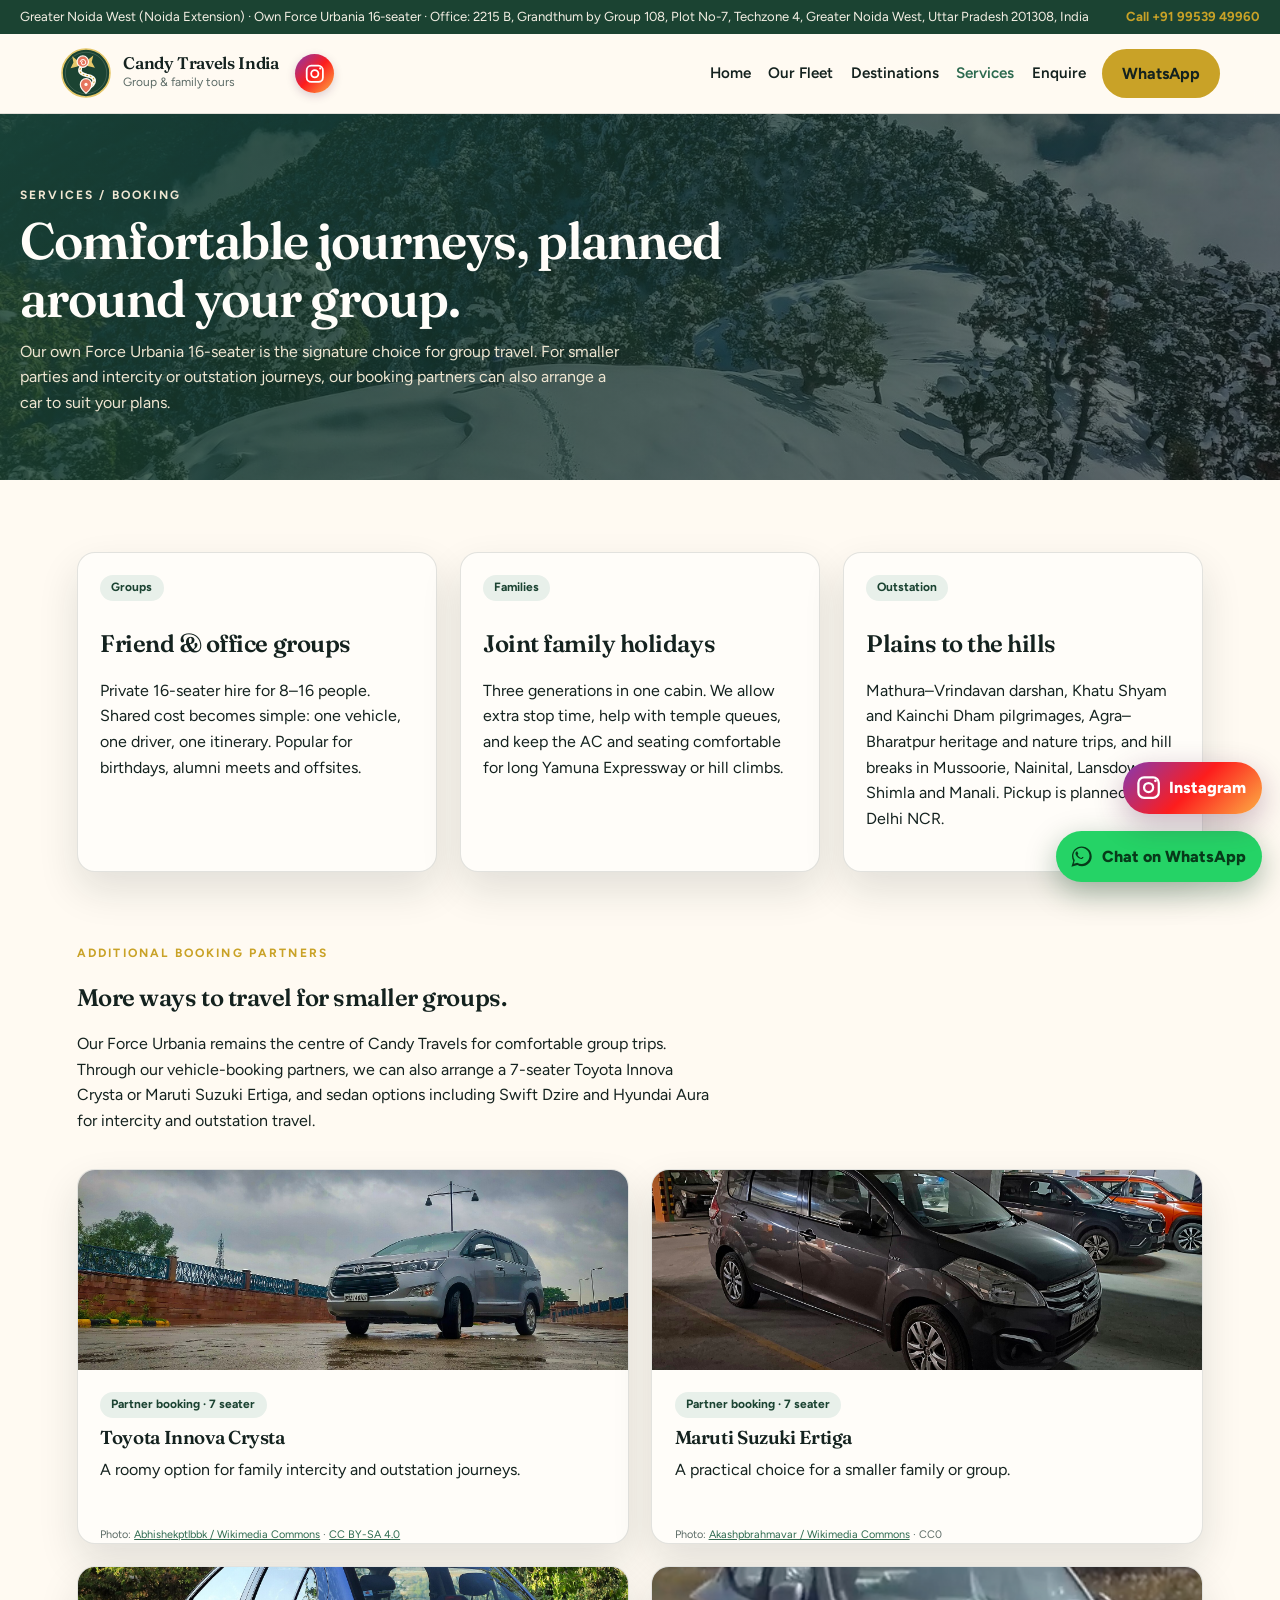
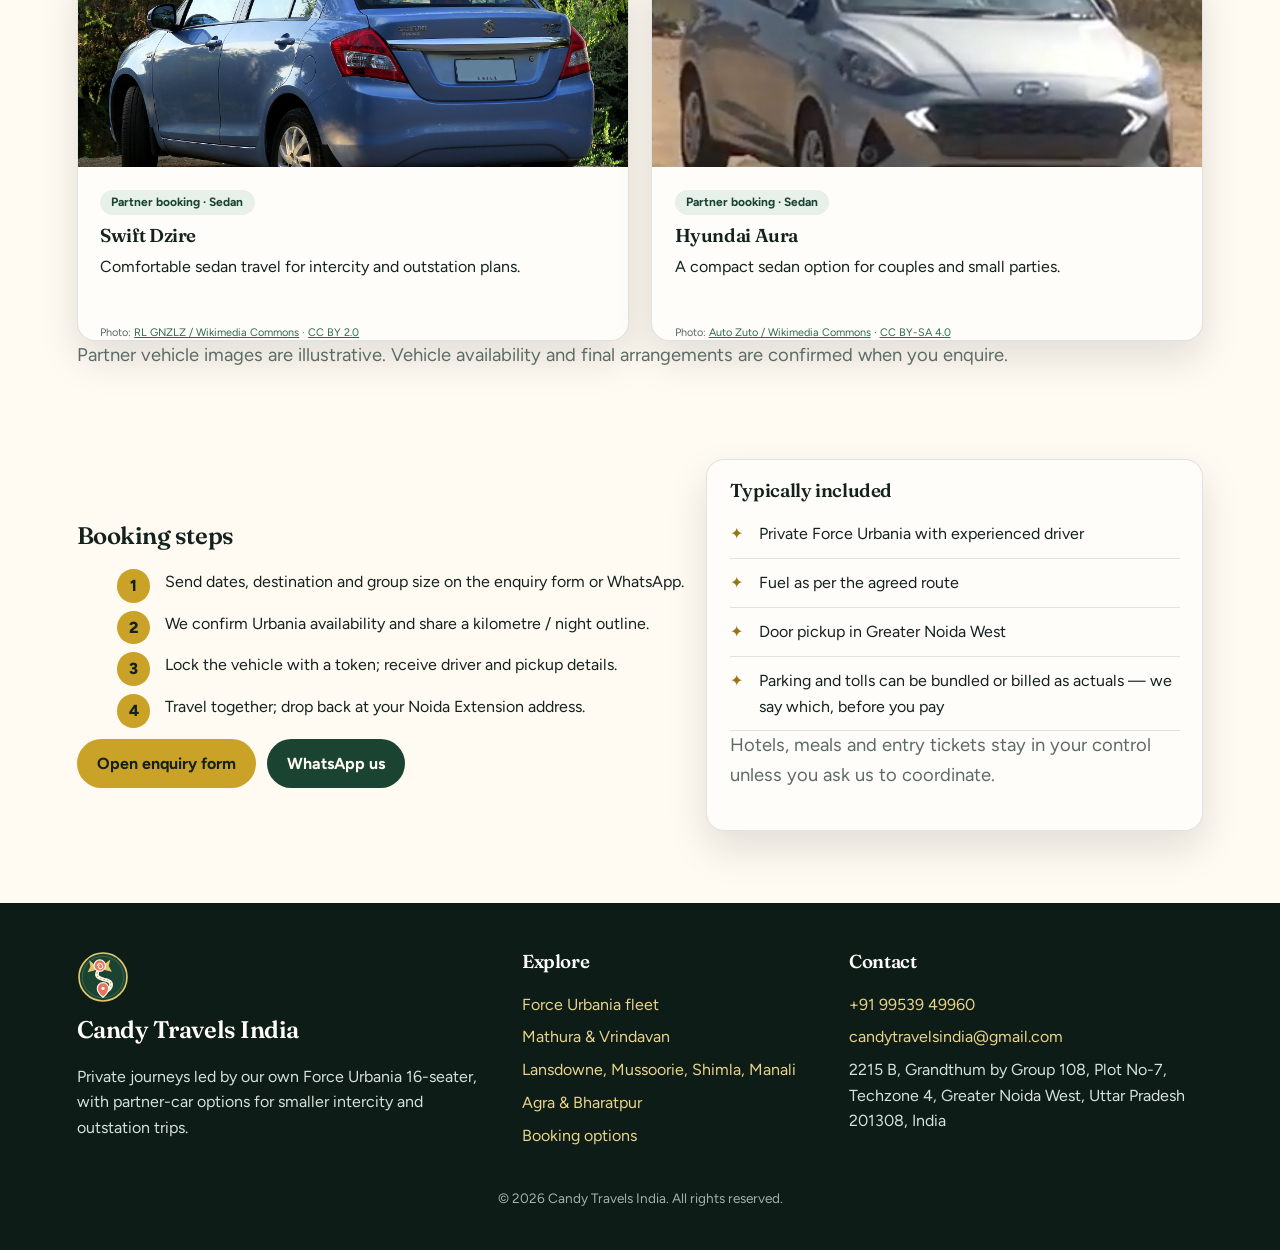
<file: services.html>
<!DOCTYPE html>
<html lang="en">
<head>
  <meta charset="UTF-8">
  <meta name="viewport" content="width=device-width, initial-scale=1">
  <title>Services & Booking | Urbania & Partner Cars | Candy Travels India</title>
  <meta name="description" content="Book private Force Urbania group travel or partner-booked cars for smaller groups, intercity and outstation journeys across Delhi NCR.">
  <meta name="keywords" content="outstation cab Greater Noida West, group tour booking Noida Extension, family trip Force Urbania, Mathura Vrindavan package">
  <link rel="icon" href="images/favicon.svg" type="image/svg+xml">
  <link rel="preconnect" href="https://fonts.googleapis.com">
  <link rel="preconnect" href="https://fonts.gstatic.com" crossorigin>
  <link href="https://fonts.googleapis.com/css2?family=Figtree:wght@400;600;700;800&family=Fraunces:opsz,wght@9..144,500;9..144,650&display=swap" rel="stylesheet">
  <link rel="stylesheet" href="css/styles.css">
</head>
<body>
  <div id="site-header"></div>
  <main id="main">
    <header class="page-hero">
      <div class="section-narrow">
        <p class="eyebrow">Services / Booking</p>
        <h1>Comfortable journeys, planned around your group.</h1>
        <p>Our own Force Urbania 16-seater is the signature choice for group travel. For smaller parties and intercity or outstation journeys, our booking partners can also arrange a car to suit your plans.</p>
      </div>
    </header>

    <section class="section">
      <div class="section-narrow cards">
        <article class="panel">
          <p class="pill">Groups</p>
          <h2>Friend & office groups</h2>
          <p>Private 16-seater hire for 8–16 people. Shared cost becomes simple: one vehicle, one driver, one itinerary. Popular for birthdays, alumni meets and offsites.</p>
        </article>
        <article class="panel">
          <p class="pill">Families</p>
          <h2>Joint family holidays</h2>
          <p>Three generations in one cabin. We allow extra stop time, help with temple queues, and keep the AC and seating comfortable for long Yamuna Expressway or hill climbs.</p>
        </article>
        <article class="panel">
          <p class="pill">Outstation</p>
          <h2>Plains to the hills</h2>
          <p>Mathura–Vrindavan darshan, Khatu Shyam and Kainchi Dham pilgrimages, Agra–Bharatpur heritage and nature trips, and hill breaks in Mussoorie, Nainital, Lansdowne, Shimla and Manali. Pickup is planned across Delhi NCR.</p>
        </article>
      </div>
    </section>

    <section class="section" style="padding-top:0;">
      <div class="section-narrow">
        <div class="section-head">
          <p class="eyebrow">Additional booking partners</p>
          <h2>More ways to travel for smaller groups.</h2>
          <p>Our Force Urbania remains the centre of Candy Travels for comfortable group trips. Through our vehicle-booking partners, we can also arrange a 7-seater Toyota Innova Crysta or Maruti Suzuki Ertiga, and sedan options including Swift Dzire and Hyundai Aura for intercity and outstation travel.</p>
        </div>
        <div class="cards partner-fleet">
          <article class="card"><img src="images/partner-innova-crysta.jpg" alt="Toyota Innova Crysta available through our booking partners" loading="lazy"><div class="card-body"><p class="pill">Partner booking · 7 seater</p><h3>Toyota Innova Crysta</h3><p>A roomy option for family intercity and outstation journeys.</p></div><p class="photo-credit">Photo: <a href="https://commons.wikimedia.org/wiki/File:Toyota_Innova_Crysta.jpg" target="_blank" rel="noopener noreferrer">Abhishekptlbbk / Wikimedia Commons</a> · <a href="https://creativecommons.org/licenses/by-sa/4.0/" target="_blank" rel="noopener noreferrer">CC BY-SA 4.0</a></p></article>
          <article class="card"><img src="images/partner-ertiga.jpg" alt="Maruti Suzuki Ertiga available through our booking partners" loading="lazy"><div class="card-body"><p class="pill">Partner booking · 7 seater</p><h3>Maruti Suzuki Ertiga</h3><p>A practical choice for a smaller family or group.</p></div><p class="photo-credit">Photo: <a href="https://commons.wikimedia.org/wiki/File:Maruti_Suzuki_Ertiga(1).jpg" target="_blank" rel="noopener noreferrer">Akashpbrahmavar / Wikimedia Commons</a> · CC0</p></article>
          <article class="card"><img src="images/partner-swift-dzire.jpg" alt="Swift Dzire available through our booking partners" loading="lazy"><div class="card-body"><p class="pill">Partner booking · Sedan</p><h3>Swift Dzire</h3><p>Comfortable sedan travel for intercity and outstation plans.</p></div><p class="photo-credit">Photo: <a href="https://commons.wikimedia.org/wiki/File:Suzuki_Swift_Dzire_1.2_GLX_2018_(40676203340).jpg" target="_blank" rel="noopener noreferrer">RL GNZLZ / Wikimedia Commons</a> · <a href="https://creativecommons.org/licenses/by/2.0/" target="_blank" rel="noopener noreferrer">CC BY 2.0</a></p></article>
          <article class="card"><img src="images/partner-hyundai-aura.png" alt="Hyundai Aura available through our booking partners" loading="lazy"><div class="card-body"><p class="pill">Partner booking · Sedan</p><h3>Hyundai Aura</h3><p>A compact sedan option for couples and small parties.</p></div><p class="photo-credit">Photo: <a href="https://commons.wikimedia.org/wiki/File:2020_Hyundai_Aura_Front.png" target="_blank" rel="noopener noreferrer">Auto Zuto / Wikimedia Commons</a> · <a href="https://creativecommons.org/licenses/by-sa/4.0/" target="_blank" rel="noopener noreferrer">CC BY-SA 4.0</a></p></article>
        </div>
        <p class="lede">Partner vehicle images are illustrative. Vehicle availability and final arrangements are confirmed when you enquire.</p>
      </div>
    </section>

    <section class="section" style="padding-top:0;">
      <div class="section-narrow grid-2">
        <div>
          <h2>Booking steps</h2>
          <ol class="steps">
            <li>Send dates, destination and group size on the enquiry form or WhatsApp.</li>
            <li>We confirm Urbania availability and share a kilometre / night outline.</li>
            <li>Lock the vehicle with a token; receive driver and pickup details.</li>
            <li>Travel together; drop back at your Noida Extension address.</li>
          </ol>
          <div class="cta-row">
            <a class="btn btn-gold" href="contact.html">Open enquiry form</a>
            <a class="btn btn-dark" data-href="whatsapp">WhatsApp us</a>
          </div>
        </div>
        <div class="panel">
          <h3>Typically included</h3>
          <ul class="feature-list">
            <li>Private Force Urbania with experienced driver</li>
            <li>Fuel as per the agreed route</li>
            <li>Door pickup in Greater Noida West</li>
            <li>Parking and tolls can be bundled or billed as actuals — we say which, before you pay</li>
          </ul>
          <p class="lede">Hotels, meals and entry tickets stay in your control unless you ask us to coordinate.</p>
        </div>
      </div>
    </section>
  </main>
  <div id="site-footer"></div>
  <script src="js/config.js"></script>
  <script src="js/main.js"></script>
</body>
</html>
</file>
<file: css/styles.css>
/* Candy Travels India — travel-themed, responsive layout */
:root {
  --ink: #14221f;
  --forest: #1b4332;
  --teal: #2d6a4f;
  --gold: #c9a227;
  --gold-deep: #9a7410;
  --sand: #f4efe4;
  --cream: #fffaf2;
  --white: #fffdf9;
  --muted: #5c6b66;
  --line: rgba(20, 34, 31, 0.12);
  --shadow: 0 18px 40px rgba(20, 34, 31, 0.12);
  --radius: 18px;
  --max: 1160px;
  --header: 5.6rem;
}

* { box-sizing: border-box; }
html { scroll-behavior: smooth; }
body {
  margin: 0;
  font-family: "Figtree", "Segoe UI", sans-serif;
  color: var(--ink);
  background: var(--cream);
  line-height: 1.6;
}
img { max-width: 100%; display: block; }
a { color: var(--teal); text-decoration: none; }
a:hover { color: var(--gold-deep); }
h1, h2, h3, .brand strong {
  font-family: "Fraunces", Georgia, serif;
  font-weight: 600;
  letter-spacing: -0.02em;
  line-height: 1.15;
}
p { margin: 0 0 1rem; }
ul { margin: 0; padding: 0 0 0 1.1rem; }

.skip-link {
  position: absolute;
  left: -999px;
  top: 0;
  background: var(--gold);
  color: var(--ink);
  padding: 0.6rem 1rem;
  z-index: 100;
}
.skip-link:focus { left: 1rem; top: 1rem; }

.site-header {
  position: sticky;
  top: 0;
  z-index: 40;
  background: rgba(255, 250, 242, 0.92);
  backdrop-filter: blur(12px);
  border-bottom: 1px solid var(--line);
}
.site-header .nav-wrap { position: relative; }
.header-bar {
  display: flex;
  justify-content: space-between;
  gap: 1rem;
  padding: 0.4rem 1.25rem;
  background: var(--forest);
  color: var(--sand);
  font-size: 0.82rem;
}
.header-meta { flex: 1; margin: 0; }
.header-phone { color: var(--gold); font-weight: 700; }
.nav-wrap {
  display: flex;
  align-items: center;
  gap: 1rem;
  width: min(100%, 1200px);
  margin: 0 auto;
  padding: 0.85rem 1.25rem;
}
.brand { display: flex; align-items: center; gap: 0.7rem; color: var(--ink); }
.brand-logo { width: 3.25rem; height: 3.25rem; flex: none; }
.footer-logo { width: 3.25rem; height: 3.25rem; margin-bottom: 0.8rem; }
.brand-copy { display: flex; flex-direction: column; }
.brand-copy strong { font-size: 1.05rem; }
.brand-copy em { font-style: normal; font-size: 0.75rem; color: var(--muted); }
.mobile-instagram {
  display: inline-flex;
  flex: none;
  align-items: center;
  justify-content: center;
  width: 2.45rem;
  height: 2.45rem;
  border-radius: 50%;
  color: white;
  background: linear-gradient(135deg, #833ab4, #fd1d1d, #fcb045);
  box-shadow: 0 3px 10px rgba(80, 20, 70, 0.2);
}
.mobile-instagram:hover { color: white; transform: translateY(-1px); }
.mobile-instagram svg { width: 1.35rem; height: 1.35rem; }
.site-nav { display: flex; gap: 1.1rem; margin-left: auto; }
.site-nav a {
  color: var(--ink);
  font-weight: 600;
  font-size: 0.95rem;
}
.site-nav a[aria-current="page"],
.site-nav a:hover { color: var(--teal); }
.nav-toggle {
  display: none;
  margin-left: auto;
  border: 1px solid var(--line);
  background: var(--white);
  border-radius: 999px;
  padding: 0.4rem 0.9rem;
  font-weight: 700;
}
.nav-cta { white-space: nowrap; }

.btn {
  display: inline-flex;
  align-items: center;
  justify-content: center;
  gap: 0.4rem;
  border-radius: 999px;
  padding: 0.75rem 1.25rem;
  font-weight: 700;
  border: 0;
  cursor: pointer;
}
.btn-gold { background: var(--gold); color: var(--ink); }
.btn-gold:hover { background: #d8b334; color: var(--ink); }
.btn-dark { background: var(--forest); color: var(--cream); }
.btn-dark:hover { color: var(--gold); }
.btn-outline {
  background: transparent;
  border: 1.5px solid var(--forest);
  color: var(--forest);
}

.hero-slider {
  position: relative;
  min-height: min(78vh, 720px);
  overflow: hidden;
  background: var(--forest);
}
.slider-track { height: min(78vh, 720px); }
.slide {
  position: absolute;
  inset: 0;
  opacity: 0;
  transform: scale(1.04);
  transition: opacity 0.7s ease, transform 6s ease;
}
.slide.is-active { opacity: 1; transform: scale(1); z-index: 1; }
.slide img {
  width: 100%;
  height: 100%;
  object-fit: cover;
  filter: brightness(0.78) saturate(1.12);
}
.slide-copy {
  position: absolute;
  left: 8vw;
  bottom: 12%;
  max-width: 38rem;
  color: var(--white);
  z-index: 2;
  text-shadow: 0 2px 14px rgba(0, 0, 0, 0.55);
}
.slide-credit {
  position: absolute;
  right: 1rem;
  bottom: 0.75rem;
  z-index: 3;
  max-width: min(90vw, 42rem);
  margin: 0;
  color: rgba(255, 255, 255, 0.85);
  font-size: 0.68rem;
  text-shadow: 0 1px 4px rgba(0, 0, 0, 0.7);
}
.slide-credit a { color: inherit; text-decoration: underline; }
.slide-credit:hover { color: white; }
.eyebrow {
  text-transform: uppercase;
  letter-spacing: 0.18em;
  font-size: 0.75rem;
  color: var(--gold);
  margin-bottom: 0.4rem;
  font-weight: 700;
}
.slide-copy h2 { font-size: clamp(2rem, 5vw, 3.6rem); margin: 0; color: var(--white); }
.slider-arrow {
  position: absolute;
  top: 50%;
  transform: translateY(-50%);
  z-index: 3;
  width: 2.8rem;
  height: 2.8rem;
  border-radius: 50%;
  border: 0;
  background: rgba(255, 250, 242, 0.9);
  font-size: 1.6rem;
  cursor: pointer;
}
.slider-arrow.prev { left: 1.2rem; }
.slider-arrow.next { right: 1.2rem; }
.slider-dots {
  position: absolute;
  bottom: 1.4rem;
  left: 50%;
  transform: translateX(-50%);
  display: flex;
  gap: 0.5rem;
  z-index: 3;
}
.slider-dot {
  width: 0.7rem;
  height: 0.7rem;
  border-radius: 50%;
  border: 0;
  background: rgba(255, 255, 255, 0.45);
  cursor: pointer;
}
.slider-dot.is-active { background: var(--gold); }

.section { padding: 4.5rem 6vw; }
.section-narrow { max-width: var(--max); margin: 0 auto; }
.section-head { max-width: 40rem; margin-bottom: 2.2rem; }
.lede { font-size: 1.15rem; color: var(--muted); }
.grid-2, .grid-3, .cards { display: grid; gap: 1.4rem; }
.grid-2 { grid-template-columns: 1.1fr 0.9fr; align-items: center; }
.grid-3, .cards { grid-template-columns: repeat(3, 1fr); }
.card, .panel {
  background: var(--white);
  border: 1px solid var(--line);
  border-radius: var(--radius);
  overflow: hidden;
  box-shadow: var(--shadow);
}
.card img, .media img { height: 200px; width: 100%; object-fit: cover; }
.photo-credit { padding: 0.35rem 1.4rem 0; margin: 0; font-size: 0.68rem; line-height: 1.35; color: var(--muted); }
.photo-credit a { text-decoration: underline; }
.destination-gallery img { width: 100%; height: 220px; object-fit: cover; border-radius: var(--radius); }
.urbania-gallery img { width: 100%; height: 250px; object-fit: cover; border-radius: var(--radius); }
.partner-fleet { grid-template-columns: repeat(2, minmax(0, 1fr)); }
.office-photo { margin: 1.2rem 0; }
.office-photo img { width: 100%; height: 240px; object-fit: cover; border-radius: var(--radius); }
.office-photo figcaption { padding: 0.45rem 0.15rem; font-size: 0.75rem; color: var(--muted); }
.office-photo figcaption a { text-decoration: underline; }
.card-body, .panel { padding: 1.3rem 1.4rem 1.5rem; }
.card h3, .panel h3 { margin: 0 0 0.5rem; }
.pill {
  display: inline-block;
  background: #e8f0ea;
  color: var(--forest);
  border-radius: 999px;
  padding: 0.2rem 0.7rem;
  font-size: 0.75rem;
  font-weight: 700;
  margin-bottom: 0.6rem;
}

.fleet-band {
  background: linear-gradient(160deg, var(--forest), #081c16 70%);
  color: var(--cream);
}
.fleet-band h2, .fleet-band p { color: inherit; }
.stats {
  display: grid;
  grid-template-columns: repeat(4, 1fr);
  gap: 1rem;
  margin-top: 2rem;
}
.stat {
  background: rgba(255,255,255,0.06);
  border: 1px solid rgba(201,162,39,0.3);
  border-radius: 14px;
  padding: 1rem;
}
.stat strong { display: block; font-size: 1.6rem; color: var(--gold); font-family: Fraunces, serif; }

.page-hero {
  padding: 4.5rem 1.25rem 3rem;
  background:
    linear-gradient(120deg, rgba(27,67,50,0.88), rgba(20,34,31,0.55)),
    url("../images/hero-hills.jpg") center/cover;
  color: var(--white);
}
.page-hero .section-narrow { max-width: 44rem; margin: 0; }
.page-hero h1 { font-size: clamp(2.1rem, 4vw, 3.4rem); margin: 0 0 0.6rem; color: var(--white); }
.page-hero p { max-width: 38rem; color: #efe6d2; }

.feature-list { list-style: none; padding: 0; }
.feature-list li {
  padding: 0.7rem 0;
  border-bottom: 1px solid var(--line);
  display: grid;
  grid-template-columns: 1.2rem 1fr;
  gap: 0.6rem;
}
.feature-list li::before { content: "✦"; color: var(--gold-deep); }

.seating {
  display: grid;
  gap: 0.5rem;
  justify-items: center;
  background: #0f241c;
  color: var(--cream);
  padding: 1.4rem;
  border-radius: var(--radius);
}
.seat-row { display: flex; gap: 0.45rem; }
.seat {
  width: 2.2rem;
  height: 2.2rem;
  border-radius: 8px 8px 6px 6px;
  background: #3d7a5e;
  display: grid;
  place-items: center;
  font-size: 0.7rem;
  font-weight: 700;
}
.seat.driver { background: var(--gold); color: var(--ink); }
.aisle { width: 1.2rem; }

form { display: grid; gap: 0.9rem; }
label { font-weight: 700; font-size: 0.9rem; }
input, select, textarea {
  width: 100%;
  margin-top: 0.3rem;
  padding: 0.75rem 0.85rem;
  border-radius: 12px;
  border: 1px solid var(--line);
  font: inherit;
  background: var(--white);
}
textarea { min-height: 120px; resize: vertical; }
.form-status { min-height: 1.4rem; font-weight: 600; }
.form-status.is-error { color: #9b2226; }
.form-status.is-ok { color: var(--teal); }
.map-frame {
  width: 100%;
  min-height: 320px;
  border: 0;
  border-radius: var(--radius);
}

.site-footer {
  background: #0d1c17;
  color: #d7e0db;
  padding: 3rem 6vw 1.5rem;
}
.footer-grid {
  max-width: var(--max);
  margin: 0 auto 2rem;
  display: grid;
  grid-template-columns: 1.4fr 1fr 1.2fr;
  gap: 2rem;
}
.site-footer h2, .site-footer h3 { color: var(--white); margin-top: 0; }
.site-footer a { color: #e8d48a; }
.site-footer ul { list-style: none; padding: 0; }
.site-footer li { margin-bottom: 0.45rem; }
.footer-copy { text-align: center; font-size: 0.85rem; opacity: 0.75; }

.wa-float {
  position: fixed;
  right: 1.1rem;
  bottom: 1.1rem;
  z-index: 50;
  display: flex;
  align-items: center;
  gap: 0.45rem;
  background: #25d366;
  color: #073b1a;
  padding: 0.75rem 1rem 0.75rem 0.75rem;
  border-radius: 999px;
  box-shadow: 0 10px 30px rgba(7, 59, 26, 0.35);
  font-weight: 800;
}
.wa-float:hover { color: #073b1a; transform: translateY(-2px); }
.wa-float svg { width: 1.7rem; height: 1.7rem; }
.instagram-float {
  position: fixed;
  right: 1.1rem;
  bottom: 5.4rem;
  z-index: 50;
  display: flex;
  align-items: center;
  gap: 0.45rem;
  background: linear-gradient(135deg, #833ab4, #fd1d1d, #fcb045);
  color: white;
  padding: 0.75rem 1rem 0.75rem 0.75rem;
  border-radius: 999px;
  box-shadow: 0 10px 30px rgba(80, 20, 70, 0.3);
  font-weight: 800;
}
.instagram-float:hover { color: white; transform: translateY(-2px); }
.instagram-float svg { width: 1.7rem; height: 1.7rem; }

.cta-row { display: flex; flex-wrap: wrap; gap: 0.7rem; margin-top: 1.2rem; }
.steps { counter-reset: step; }
.steps li {
  list-style: none;
  margin-bottom: 1rem;
  padding-left: 3rem;
  position: relative;
}
.steps li::before {
  counter-increment: step;
  content: counter(step);
  position: absolute;
  left: 0;
  top: 0;
  width: 2.1rem;
  height: 2.1rem;
  border-radius: 50%;
  background: var(--gold);
  display: grid;
  place-items: center;
  font-weight: 800;
}

@media (max-width: 1020px) {
  .nav-toggle { display: inline-flex; }
  .nav-cta { display: none; }
  .site-nav {
    display: none;
    position: absolute;
    left: 0;
    right: 0;
    top: 100%;
    background: var(--cream);
    flex-direction: column;
    padding: 1rem 1.25rem 1.4rem;
    border-bottom: 1px solid var(--line);
  }
  .site-nav.is-open { display: flex; }
  .grid-2, .grid-3, .cards, .stats, .footer-grid { grid-template-columns: 1fr 1fr; }
}
@media (max-width: 760px) {
  .grid-2, .cards, .stats, .footer-grid { grid-template-columns: 1fr; }
  .partner-fleet { grid-template-columns: 1fr; }
  .slide-copy { left: 1.2rem; right: 1.2rem; }
  .wa-float span { position: absolute; width: 1px; height: 1px; overflow: hidden; clip: rect(0 0 0 0); }
  .wa-float { padding: 0.85rem; }
  .instagram-float span { position: absolute; width: 1px; height: 1px; overflow: hidden; clip: rect(0 0 0 0); }
  .instagram-float { padding: 0.7rem; right: 0.85rem; bottom: 5.15rem; }
  .instagram-float svg { width: 1.45rem; height: 1.45rem; }
  .wa-float { right: 0.85rem; bottom: 0.85rem; }
  .header-bar { display: flex; align-items: center; justify-content: center; padding: 0.45rem 0.8rem; font-size: 0.68rem; line-height: 1.35; }
  .header-meta { min-width: 0; width: 100%; text-align: center; overflow-wrap: anywhere; }
  .header-desktop-meta { display: none; }
  .header-phone { display: none; }
  .nav-wrap { gap: 0.55rem; padding: 0.55rem 0.8rem; }
  .brand { gap: 0.45rem; min-width: 0; }
  .brand-logo { width: 2.75rem; height: 2.75rem; }
  .brand-copy strong { font-size: 0.92rem; white-space: nowrap; }
  .brand-copy em { font-size: 0.67rem; }
  .page-hero .section-narrow { margin-left: 0; }
}
</file>
